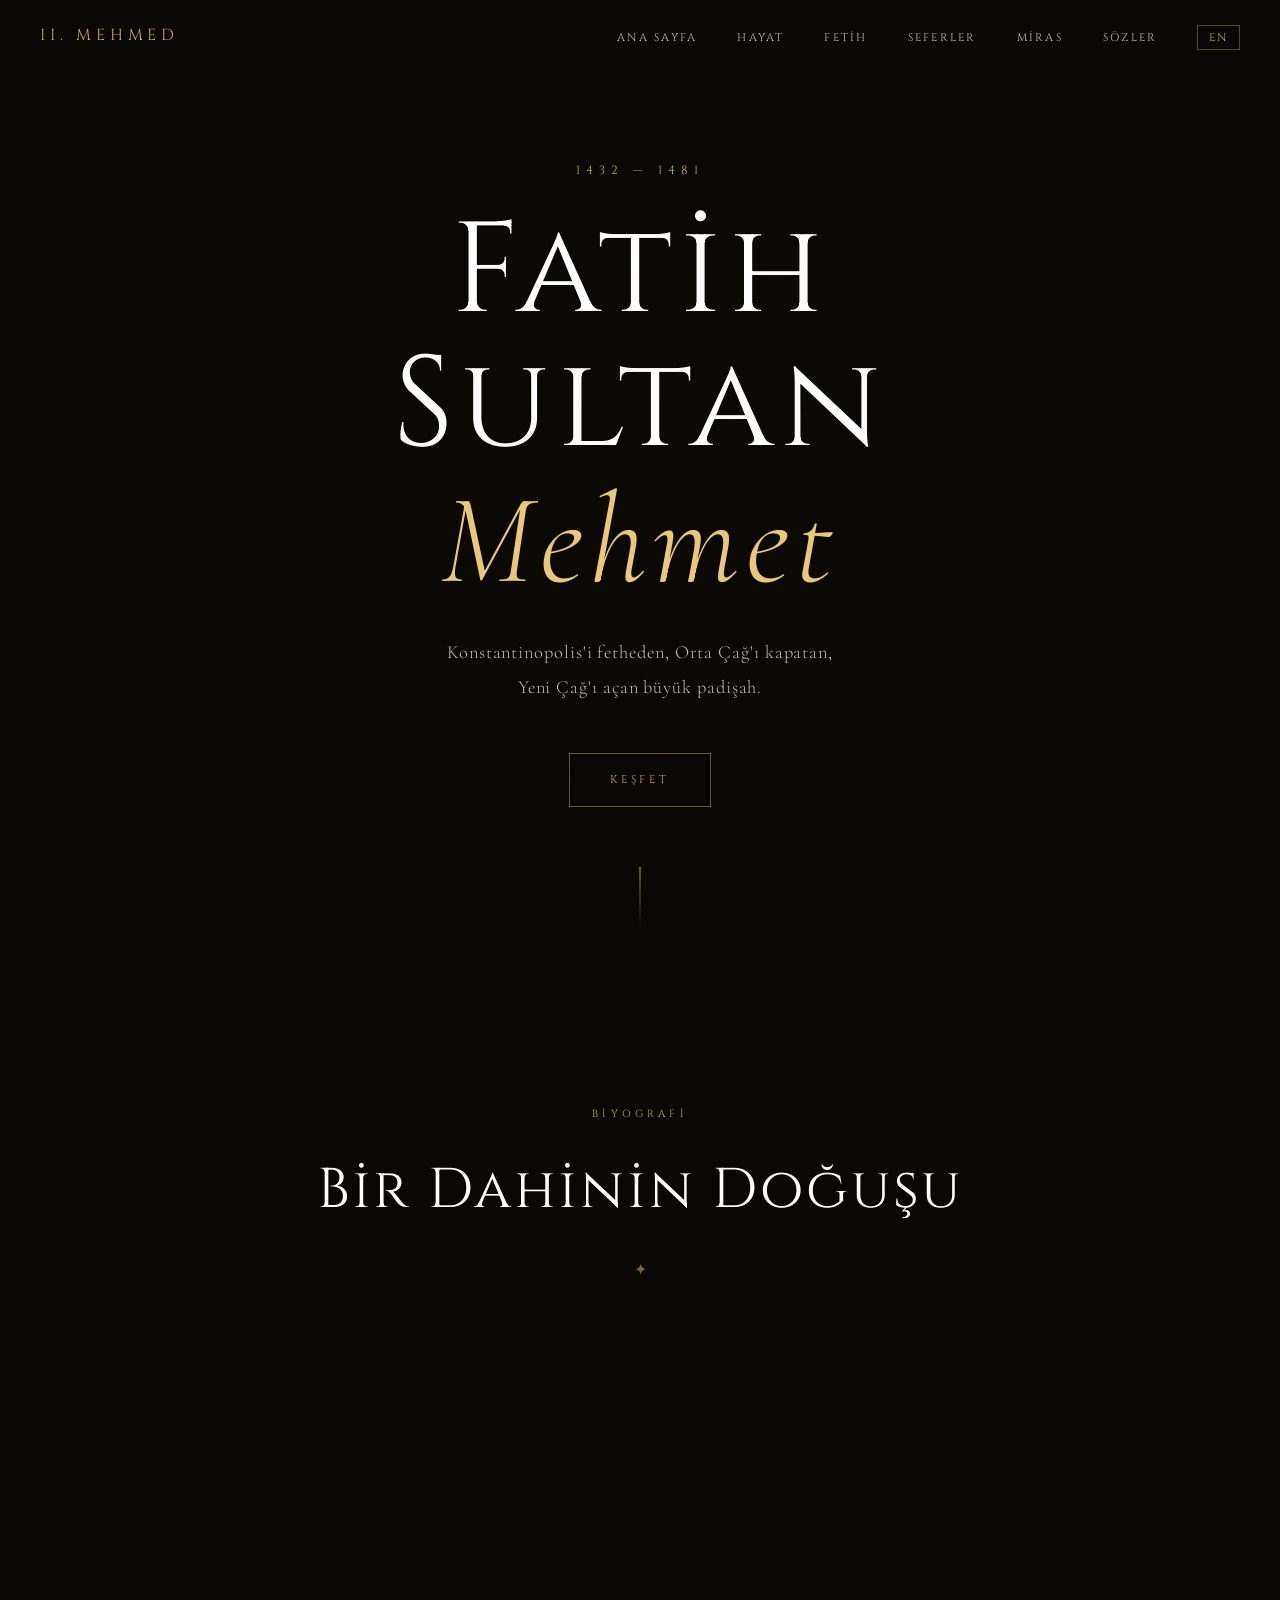
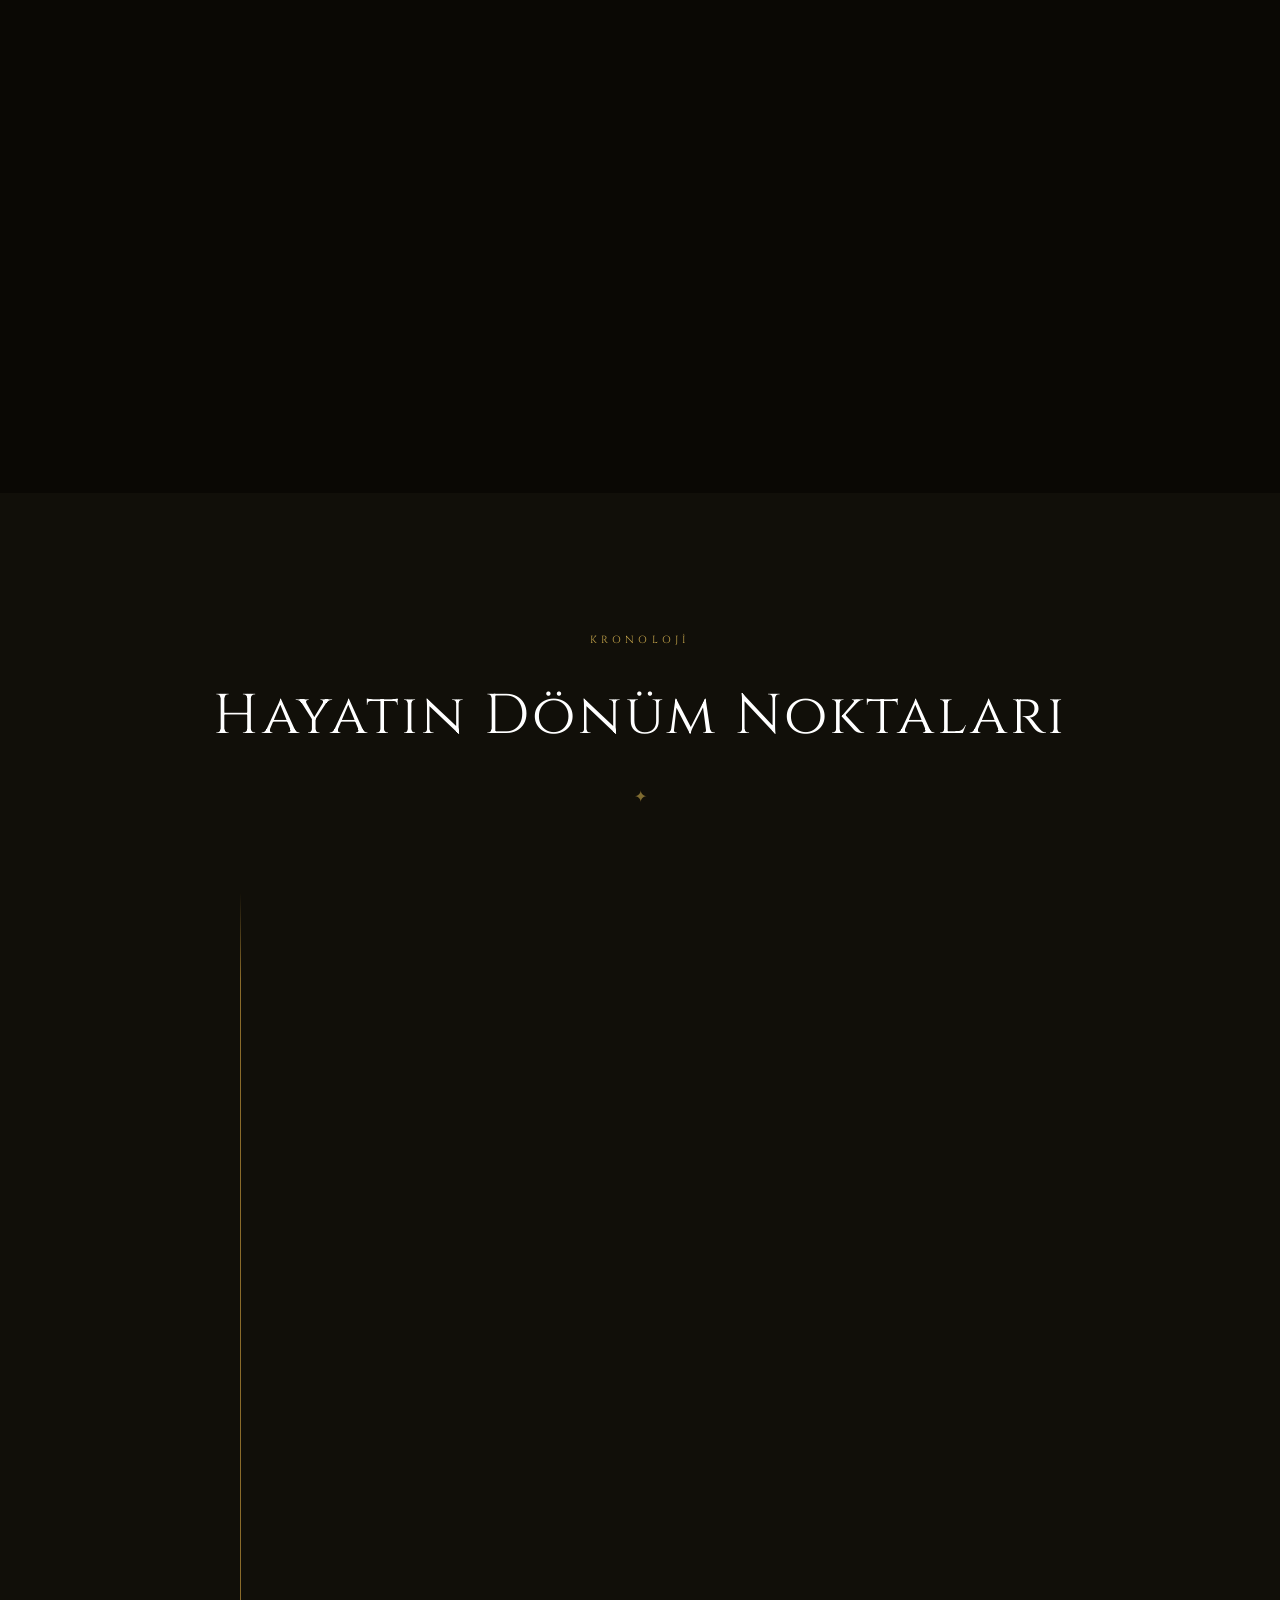
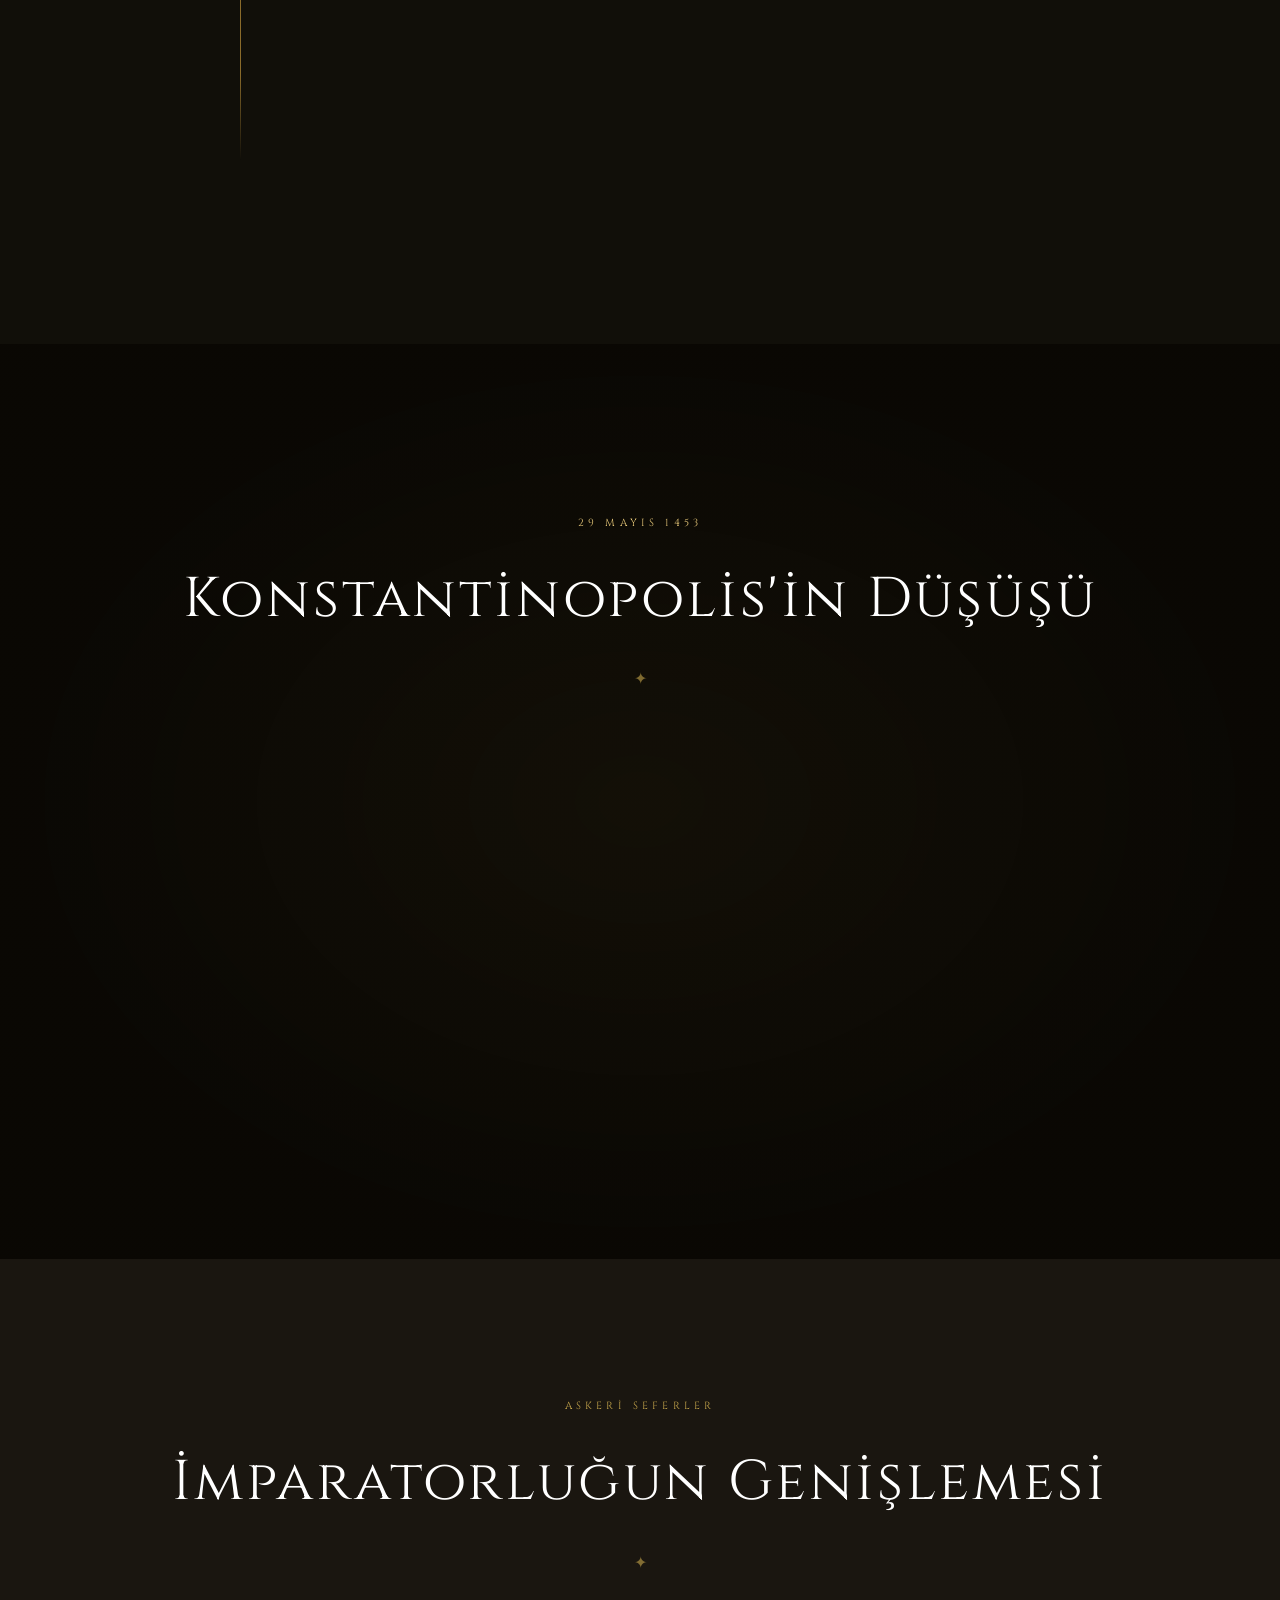
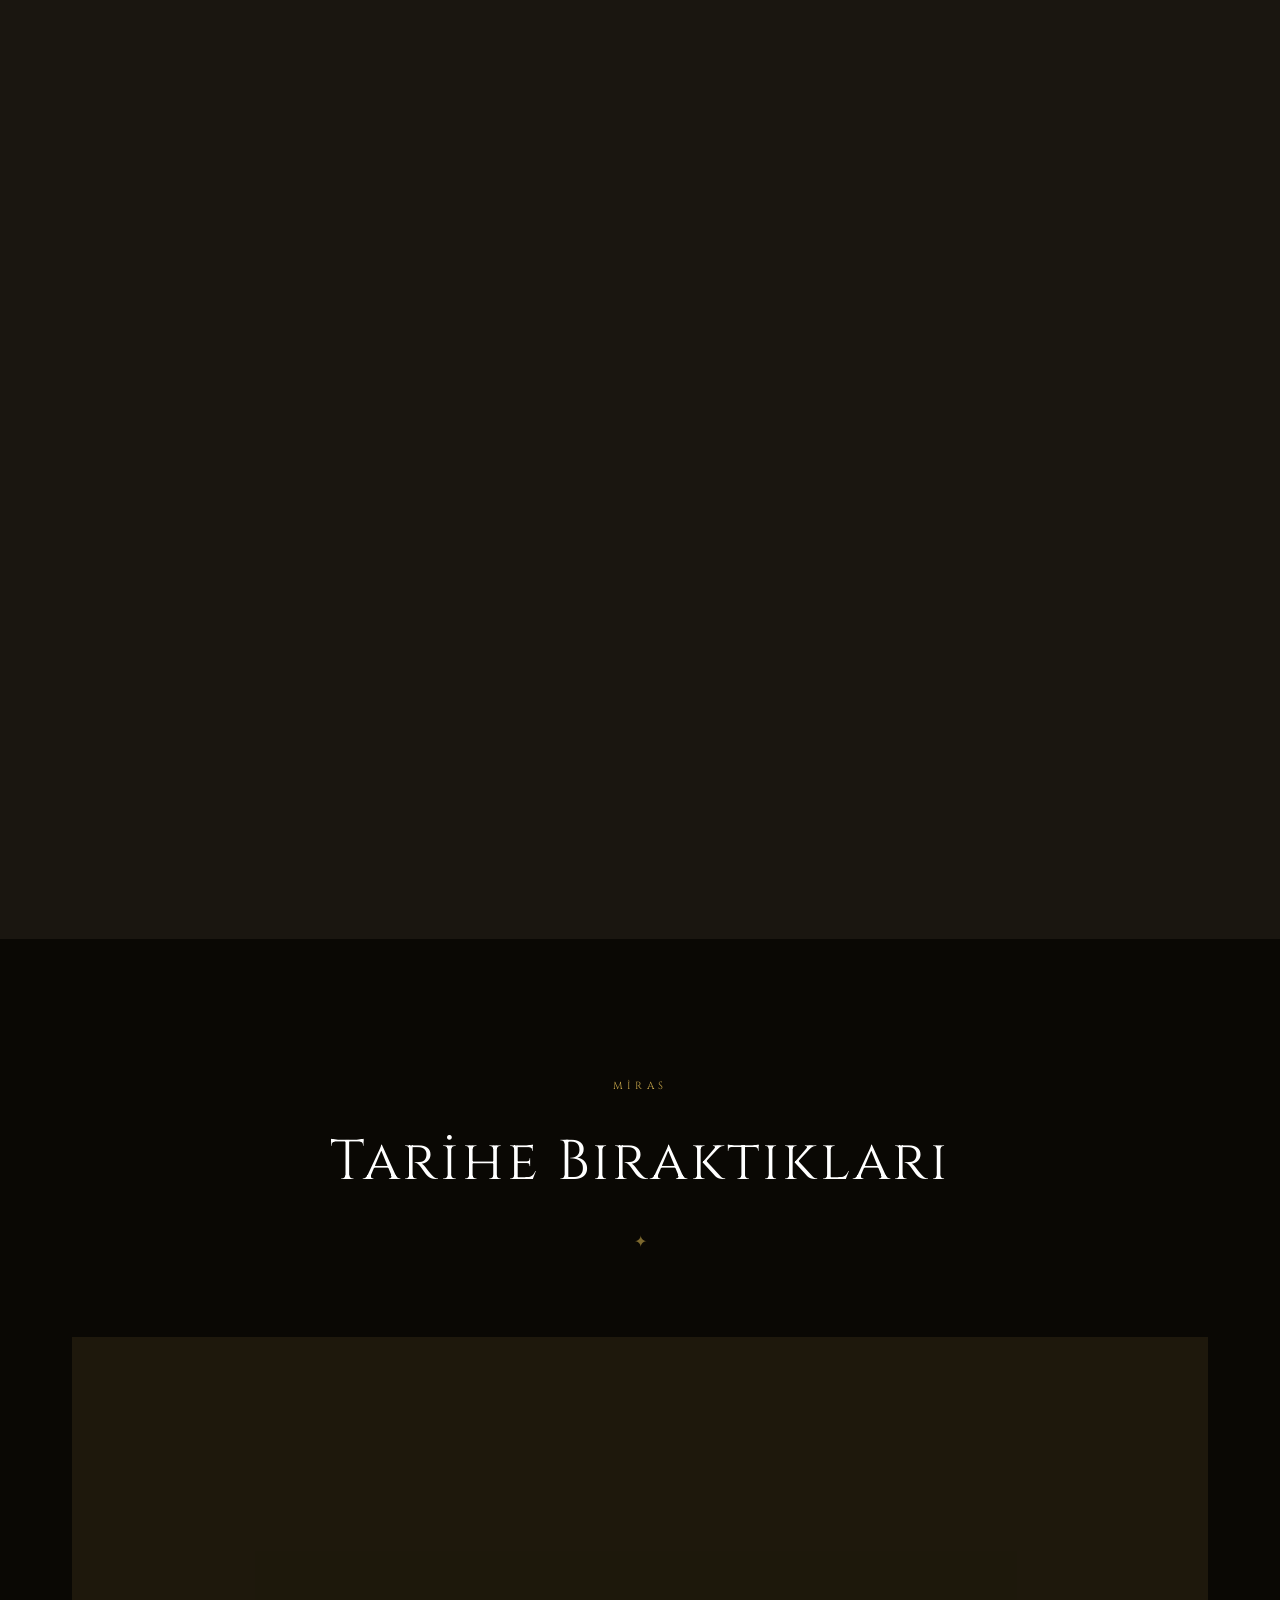
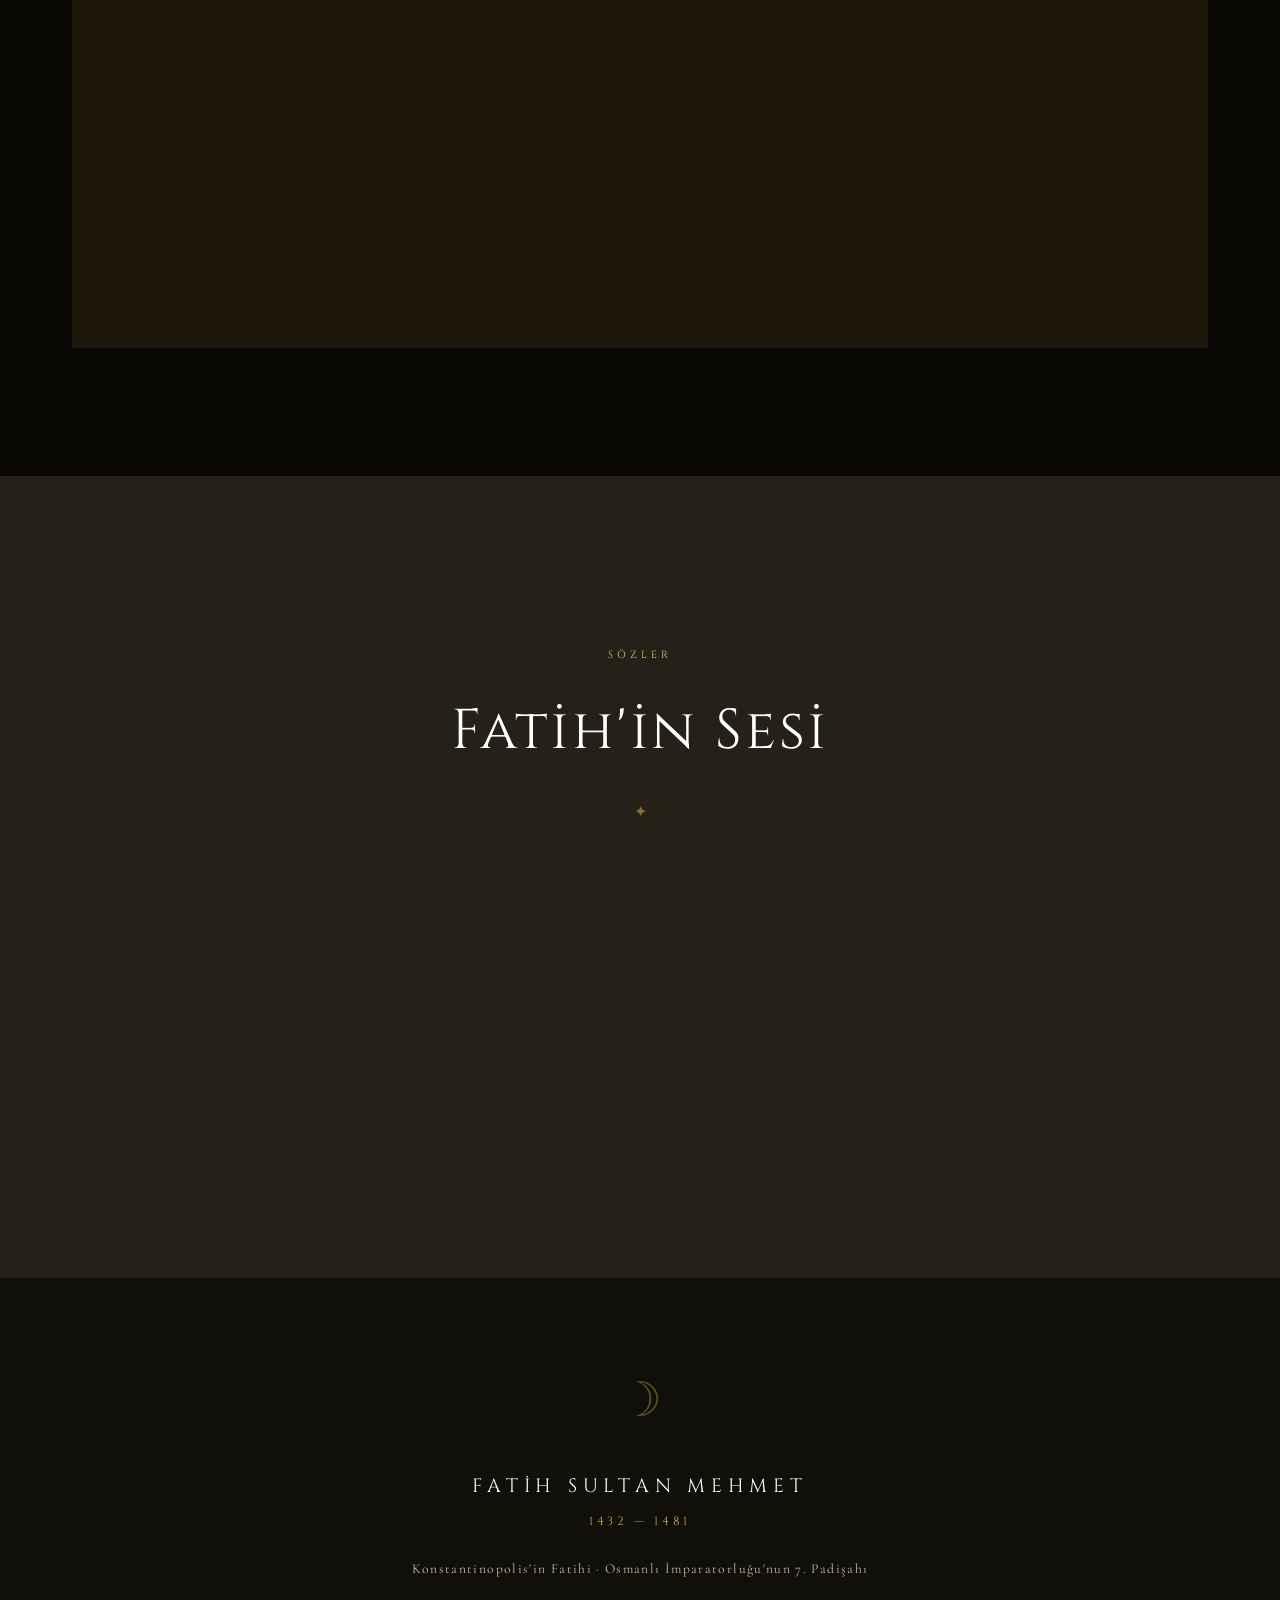
<file: index.html>
<!DOCTYPE html>
<html lang="tr">
<head>
  <meta charset="UTF-8" />
  <meta name="viewport" content="width=device-width, initial-scale=1.0" />
  <title>Fatih Sultan Mehmet — İstanbul'un Fatihi</title>
  <link rel="preconnect" href="https://fonts.googleapis.com" />
  <link rel="preconnect" href="https://fonts.gstatic.com" crossorigin />
  <link href="https://fonts.googleapis.com/css2?family=Cormorant+Garamond:ital,wght@0,300;0,400;0,600;1,300;1,400&family=Cinzel:wght@400;600;700&display=swap" rel="stylesheet" />
  <link rel="stylesheet" href="style.css" />
</head>
<body>

  <!-- NAV -->
  <nav id="navbar">
    <div class="nav-inner">
      <span class="nav-logo">II. Mehmed</span>
      <button class="hamburger" id="hamburger" aria-label="Menü">
        <span></span><span></span><span></span>
      </button>
      <ul class="nav-links" id="nav-links">
        <li><a href="#hero">Ana Sayfa</a></li>
        <li><a href="#biography">Hayat</a></li>
        <li><a href="#conquest">Fetih</a></li>
        <li><a href="#campaigns">Seferler</a></li>
        <li><a href="#legacy">Miras</a></li>
        <li><a href="#quotes">Sözler</a></li>
        <li><a href="/en/" class="lang-switch">EN</a></li>
      </ul>
    </div>
  </nav>

  <!-- HERO -->
  <section id="hero">
    <div class="hero-bg"></div>
    <div class="hero-overlay"></div>
    <div class="hero-content">
      <p class="hero-pre fade-up">1432 — 1481</p>
      <h1 class="hero-title fade-up">Fatih Sultan<br/><em>Mehmet</em></h1>
      <p class="hero-sub fade-up">Konstantinopolis'i fetheden, Orta Çağ'ı kapatan,<br/>Yeni Çağ'ı açan büyük padişah.</p>
      <a href="#biography" class="hero-btn fade-up">Keşfet</a>
    </div>
    <div class="scroll-indicator">
      <div class="scroll-line"></div>
    </div>
  </section>

  <!-- BIOGRAPHY -->
  <section id="biography">
    <div class="container">
      <div class="section-header">
        <span class="section-tag">Biyografi</span>
        <h2>Bir Dahinin Doğuşu</h2>
        <div class="ornament">✦</div>
      </div>
      <div class="bio-grid">
        <div class="bio-portrait reveal">
          <div class="portrait-frame">
            <div class="portrait-inner">
              <div class="portrait-symbol">☽</div>
              <p class="portrait-date">30 Mart 1432<br/>Edirne</p>
            </div>
          </div>
          <div class="bio-stats">
            <div class="stat">
              <span class="stat-num">21</span>
              <span class="stat-label">Fetih Yaşı</span>
            </div>
            <div class="stat">
              <span class="stat-num">8</span>
              <span class="stat-label">Dil Bilgisi</span>
            </div>
            <div class="stat">
              <span class="stat-num">30</span>
              <span class="stat-label">Yıllık Saltanat</span>
            </div>
          </div>
        </div>
        <div class="bio-text reveal">
          <p class="bio-intro">II. Mehmed, 30 Mart 1432'de Edirne'de dünyaya geldi. Sultan II. Murad'ın oğlu olan Mehmed, küçük yaştan itibaren olağanüstü bir zeka ve askeri dehaya sahip olduğunu kanıtladı.</p>
          <p>12 yaşında ilk kez tahta çıkan genç şehzade, bilgiye olan tutkusunu hiç kaybetmedi. Arapça, Farsça, Latince, İtalyanca, Slavca ve Yunanca olmak üzere sekiz dil öğrendi. Matematik, coğrafya, astronomi ve felsefe alanlarında derin bilgi edindi.</p>
          <p>Şiire olan ilgisiyle <em>"Avni"</em> mahlasıyla divan şiiri yazan Fatih, yalnızca bir savaşçı değil; aynı zamanda sanatı ve bilimi destekleyen bir entelektüeldi. Dünyanın dört bir yanından bilim insanları ve sanatçıları sarayına davet etti.</p>
          <p>1451'de babasının vefatıyla 19 yaşında ikinci kez tahta çıkan II. Mehmed, tarihin seyrini değiştirecek büyük planını hayata geçirmeye hazırdı.</p>
        </div>
      </div>
    </div>
  </section>

  <!-- TIMELINE -->
  <section id="timeline">
    <div class="container">
      <div class="section-header">
        <span class="section-tag">Kronoloji</span>
        <h2>Hayatın Dönüm Noktaları</h2>
        <div class="ornament">✦</div>
      </div>
      <div class="timeline">
        <div class="tl-item reveal">
          <div class="tl-year">1432</div>
          <div class="tl-dot"></div>
          <div class="tl-content">
            <h3>Doğum</h3>
            <p>Edirne'de II. Murad'ın oğlu olarak dünyaya geldi.</p>
          </div>
        </div>
        <div class="tl-item reveal">
          <div class="tl-year">1444</div>
          <div class="tl-dot"></div>
          <div class="tl-content">
            <h3>İlk Tahta Çıkış</h3>
            <p>12 yaşında, babasının isteğiyle padişah oldu.</p>
          </div>
        </div>
        <div class="tl-item reveal">
          <div class="tl-year">1451</div>
          <div class="tl-dot"></div>
          <div class="tl-content">
            <h3>İkinci Tahta Çıkış</h3>
            <p>Babasının vefatıyla 19 yaşında yeniden tahta geçti.</p>
          </div>
        </div>
        <div class="tl-item reveal highlight">
          <div class="tl-year">1453</div>
          <div class="tl-dot"></div>
          <div class="tl-content">
            <h3>İstanbul'un Fethi</h3>
            <p>54 günlük kuşatmanın ardından 29 Mayıs'ta Konstantinopolis düştü. Orta Çağ sona erdi.</p>
          </div>
        </div>
        <div class="tl-item reveal">
          <div class="tl-year">1461</div>
          <div class="tl-dot"></div>
          <div class="tl-content">
            <h3>Trabzon'un Fethi</h3>
            <p>Trabzon Rum İmparatorluğu'na son verdi. Bizans'ın son kalıntısı ortadan kalktı.</p>
          </div>
        </div>
        <div class="tl-item reveal">
          <div class="tl-year">1473</div>
          <div class="tl-dot"></div>
          <div class="tl-content">
            <h3>Otlukbeli Zaferi</h3>
            <p>Akkoyunlu Uzun Hasan'ı büyük bir yenilgiye uğrattı.</p>
          </div>
        </div>
        <div class="tl-item reveal">
          <div class="tl-year">1480</div>
          <div class="tl-dot"></div>
          <div class="tl-content">
            <h3>Otranto'nun Fethi</h3>
            <p>Osmanlı ordusu İtalya'ya ayak bastı.</p>
          </div>
        </div>
        <div class="tl-item reveal">
          <div class="tl-year">1481</div>
          <div class="tl-dot"></div>
          <div class="tl-content">
            <h3>Vefat</h3>
            <p>3 Mayıs'ta 49 yaşında hayata gözlerini yumdu. Gerisinde bir imparatorluk bıraktı.</p>
          </div>
        </div>
      </div>
    </div>
  </section>

  <!-- CONQUEST -->
  <section id="conquest">
    <div class="conquest-bg"></div>
    <div class="conquest-overlay"></div>
    <div class="container">
      <div class="section-header light">
        <span class="section-tag">29 Mayıs 1453</span>
        <h2>Konstantinopolis'in Düşüşü</h2>
        <div class="ornament">✦</div>
      </div>
      <div class="conquest-content reveal">
        <div class="conquest-card">
          <div class="card-icon">⚓</div>
          <h3>Gemiler Karadan</h3>
          <p>Haliç'e giremeyen Osmanlı donanması için Fatih'in dahiyane çözümü: 70 gemiyi karada yürüterek Haliç'e indirdi.</p>
        </div>
        <div class="conquest-card">
          <div class="card-icon">💣</div>
          <h3>Dev Toplar</h3>
          <p>Macar mühendis Urban'a döktürülen dev toplar, Bizans surlarını yıktı. Şahi adı verilen bu toplar çağın en büyük silahlarıydı.</p>
        </div>
        <div class="conquest-card">
          <div class="card-icon">⚔️</div>
          <h3>54 Gün</h3>
          <p>6 Nisan'da başlayan kuşatma 29 Mayıs'ta sona erdi. Bin yıllık Bizans İmparatorluğu tarihe karıştı.</p>
        </div>
        <div class="conquest-card">
          <div class="card-icon">🏛️</div>
          <h3>Hoşgörü</h3>
          <p>Şehre giren Fatih, Ayasofya'da namaz kıldı; farklı din ve milletlere hoşgörüyle yaklaştı, halkı koruma altına aldı.</p>
        </div>
      </div>
    </div>
  </section>

  <!-- CAMPAIGNS -->
  <section id="campaigns">
    <div class="container">
      <div class="section-header">
        <span class="section-tag">Askeri Seferler</span>
        <h2>İmparatorluğun Genişlemesi</h2>
        <div class="ornament">✦</div>
      </div>
      <div class="campaigns-grid reveal">
        <div class="campaign-item">
          <span class="campaign-year">1459</span>
          <div class="campaign-info">
            <h3>Sırbistan</h3>
            <p>Sırbistan Despotluğu tamamen ilhak edildi.</p>
          </div>
        </div>
        <div class="campaign-item">
          <span class="campaign-year">1460</span>
          <div class="campaign-info">
            <h3>Mora</h3>
            <p>Mora Despotluğu Osmanlı topraklarına katıldı.</p>
          </div>
        </div>
        <div class="campaign-item">
          <span class="campaign-year">1461</span>
          <div class="campaign-info">
            <h3>Trabzon & Sinop</h3>
            <p>Candaroğulları ve Trabzon Rum İmparatorluğu tarihe karıştı.</p>
          </div>
        </div>
        <div class="campaign-item">
          <span class="campaign-year">1463</span>
          <div class="campaign-info">
            <h3>Bosna</h3>
            <p>Bosna Krallığı ve ardından Hersek Dukalığı fethedildi.</p>
          </div>
        </div>
        <div class="campaign-item">
          <span class="campaign-year">1468</span>
          <div class="campaign-info">
            <h3>Karamanoğulları</h3>
            <p>Anadolu'nun en güçlü beyliği Osmanlı idaresine alındı.</p>
          </div>
        </div>
        <div class="campaign-item">
          <span class="campaign-year">1473</span>
          <div class="campaign-info">
            <h3>Otlukbeli</h3>
            <p>Akkoyunlu Uzun Hasan büyük yenilgiye uğratıldı.</p>
          </div>
        </div>
        <div class="campaign-item">
          <span class="campaign-year">1475</span>
          <div class="campaign-info">
            <h3>Kırım</h3>
            <p>Kırım Hanlığı Osmanlı'ya bağlandı, Karadeniz iç deniz oldu.</p>
          </div>
        </div>
        <div class="campaign-item">
          <span class="campaign-year">1480</span>
          <div class="campaign-info">
            <h3>Otranto (İtalya)</h3>
            <p>Osmanlı ordusu İtalya kıyılarına çıktı.</p>
          </div>
        </div>
      </div>
      <div class="empire-stat reveal">
        <div class="empire-num">880.000 km²</div>
        <div class="empire-arrow">→</div>
        <div class="empire-num gold">2.214.000 km²</div>
        <p>Babasından devraldığı toprakları 2,5 katına çıkardı</p>
      </div>
    </div>
  </section>

  <!-- LEGACY -->
  <section id="legacy">
    <div class="container">
      <div class="section-header">
        <span class="section-tag">Miras</span>
        <h2>Tarihe Bıraktıkları</h2>
        <div class="ornament">✦</div>
      </div>
      <div class="legacy-grid">
        <div class="legacy-card reveal">
          <div class="legacy-icon">📜</div>
          <h3>Kanunname</h3>
          <p>Osmanlı hukuk sistemini düzenleyen "Kanunname-i Al-i Osman"ı hazırladı. Devlet yönetimini kurallara bağladı.</p>
        </div>
        <div class="legacy-card reveal">
          <div class="legacy-icon">🕌</div>
          <h3>Fatih Külliyesi</h3>
          <p>İstanbul'da büyük bir külliye inşa ettirdi. Medrese, cami, imaret ve kervansaraydan oluşan bu külliye ilmin merkezi oldu.</p>
        </div>
        <div class="legacy-card reveal">
          <div class="legacy-icon">🎨</div>
          <h3>Sanat Himayesi</h3>
          <p>Ressam Gentile Bellini'yi İstanbul'a davet etti. Portresini yaptıran ilk Osmanlı padişahıdır.</p>
        </div>
        <div class="legacy-card reveal">
          <div class="legacy-icon">📚</div>
          <h3>İlim Merkezi</h3>
          <p>Sekiz medrese inşa ettirerek İstanbul'u İslam dünyasının ilim başkenti yaptı. Dünyanın dört yanından alimleri davet etti.</p>
        </div>
        <div class="legacy-card reveal">
          <div class="legacy-icon">🏙️</div>
          <h3>İstanbul'un Yeniden Doğuşu</h3>
          <p>Fethin ardından harap şehri yeniden imar etti. Çeşitli milletlerden insanları İstanbul'a iskân ederek kozmopolit başkenti kurdu.</p>
        </div>
        <div class="legacy-card reveal">
          <div class="legacy-icon">⚖️</div>
          <h3>Hoşgörü Politikası</h3>
          <p>Rum Ortodoks Patrikhanesini korudu, farklı dini toplulukların kendi hukuklarıyla yaşamasına izin verdi.</p>
        </div>
      </div>
    </div>
  </section>

  <!-- QUOTES -->
  <section id="quotes">
    <div class="quotes-bg"></div>
    <div class="container">
      <div class="section-header light">
        <span class="section-tag">Sözler</span>
        <h2>Fatih'in Sesi</h2>
        <div class="ornament">✦</div>
      </div>
      <div class="quotes-slider reveal">
        <div class="quote active">
          <blockquote>"Devlet-i ebed müddet."</blockquote>
          <cite>— II. Mehmed</cite>
        </div>
        <div class="quote">
          <blockquote>"Eğer bir padişah cömert değilse, askerleri cömert olamaz; askerleri cömert değilse, düşmanlarına galip gelemez."</blockquote>
          <cite>— Fatih Sultan Mehmet</cite>
        </div>
        <div class="quote">
          <blockquote>"Konstantinopolis, er ya da geç bizim olacak. O şehrin fatihi ne müthiş bir komutan, o komutanın askerleri ne muhteşem askerler olacak."</blockquote>
          <cite>— II. Mehmed (Hz. Peygamber'in müjdesini kastederek)</cite>
        </div>
        <div class="quote">
          <blockquote>"Ben bu dünyada iki şeyi severim: ilmi ve adaleti."</blockquote>
          <cite>— Fatih Sultan Mehmet</cite>
        </div>
        <div class="quotes-nav">
          <button class="q-prev" aria-label="Önceki">←</button>
          <div class="q-dots">
            <span class="dot active"></span>
            <span class="dot"></span>
            <span class="dot"></span>
            <span class="dot"></span>
          </div>
          <button class="q-next" aria-label="Sonraki">→</button>
        </div>
      </div>
    </div>
  </section>

  <!-- FOOTER -->
  <footer>
    <div class="footer-inner">
      <div class="footer-symbol">☽</div>
      <p class="footer-title">Fatih Sultan Mehmet</p>
      <p class="footer-years">1432 — 1481</p>
      <p class="footer-sub">Konstantinopolis'in Fatihi · Osmanlı İmparatorluğu'nun 7. Padişahı</p>
    </div>
  </footer>

  <script src="script.js"></script>
</body>
</html>
</file>
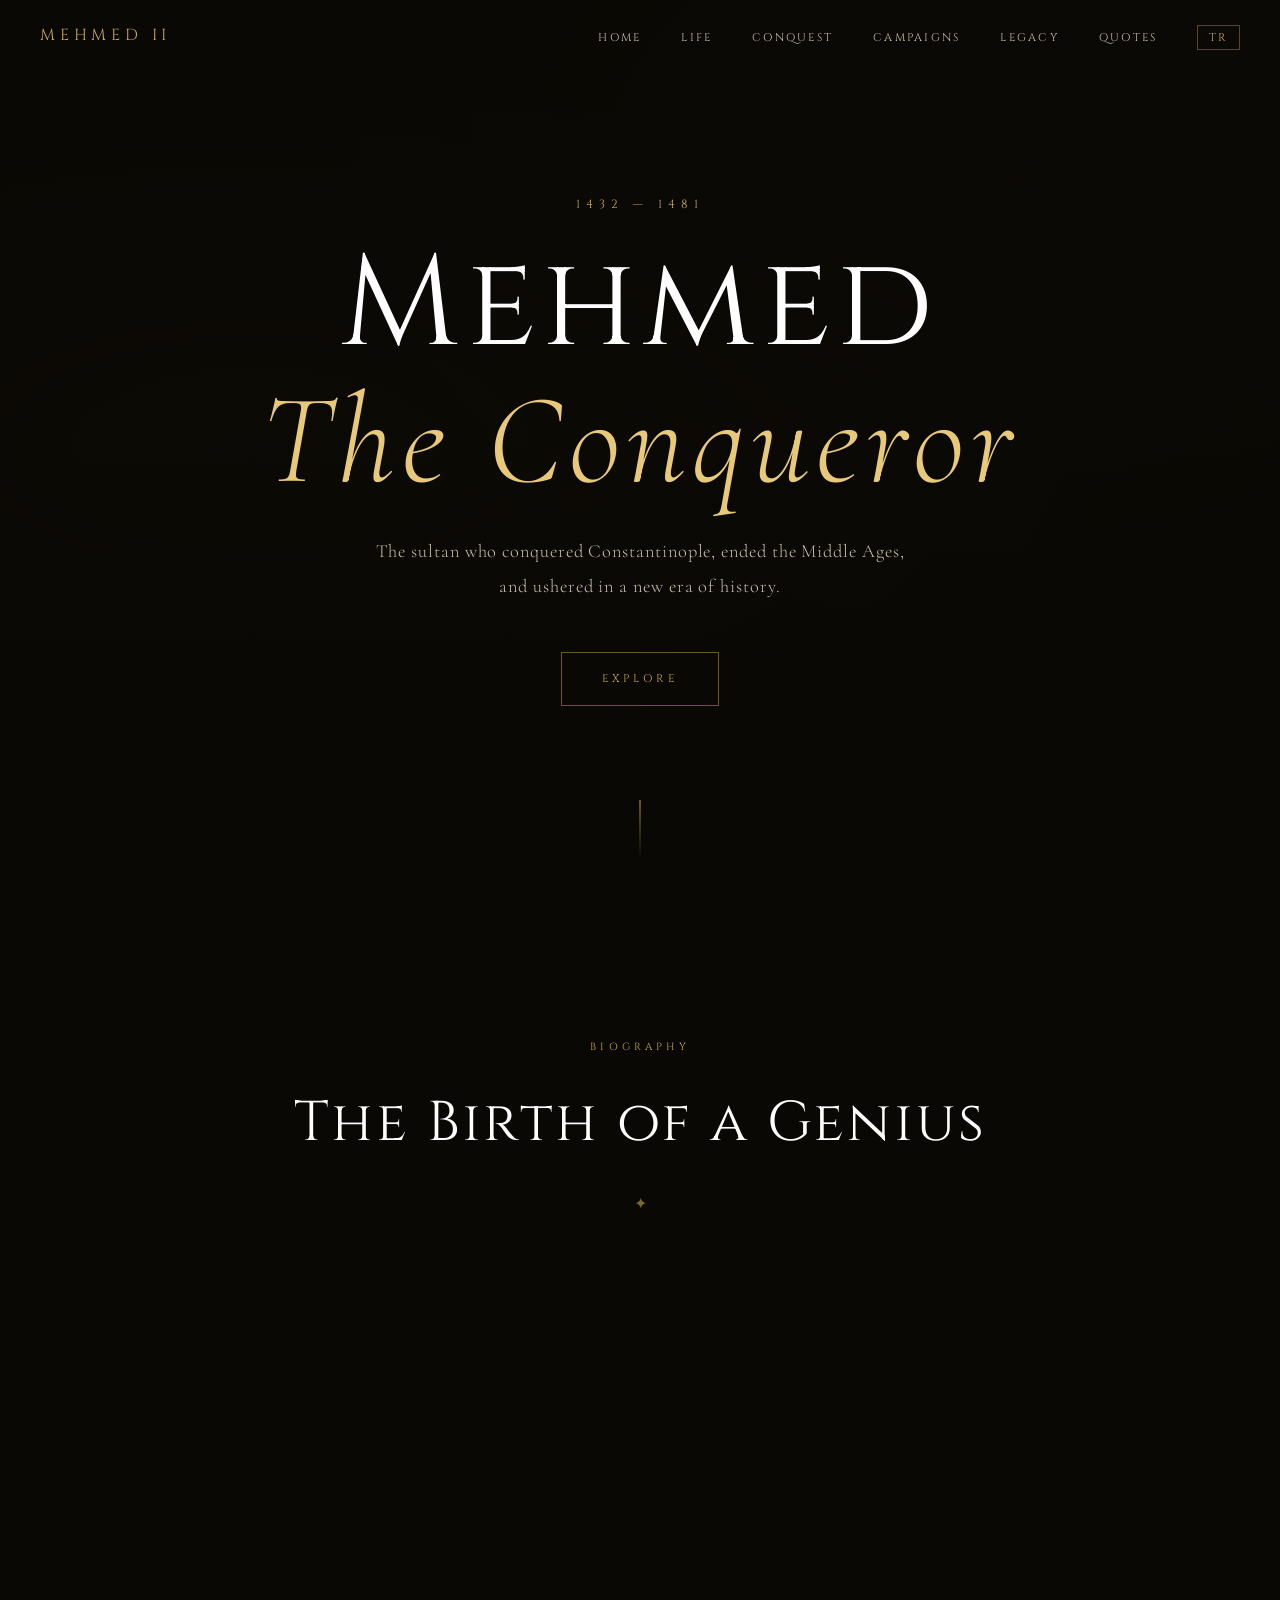
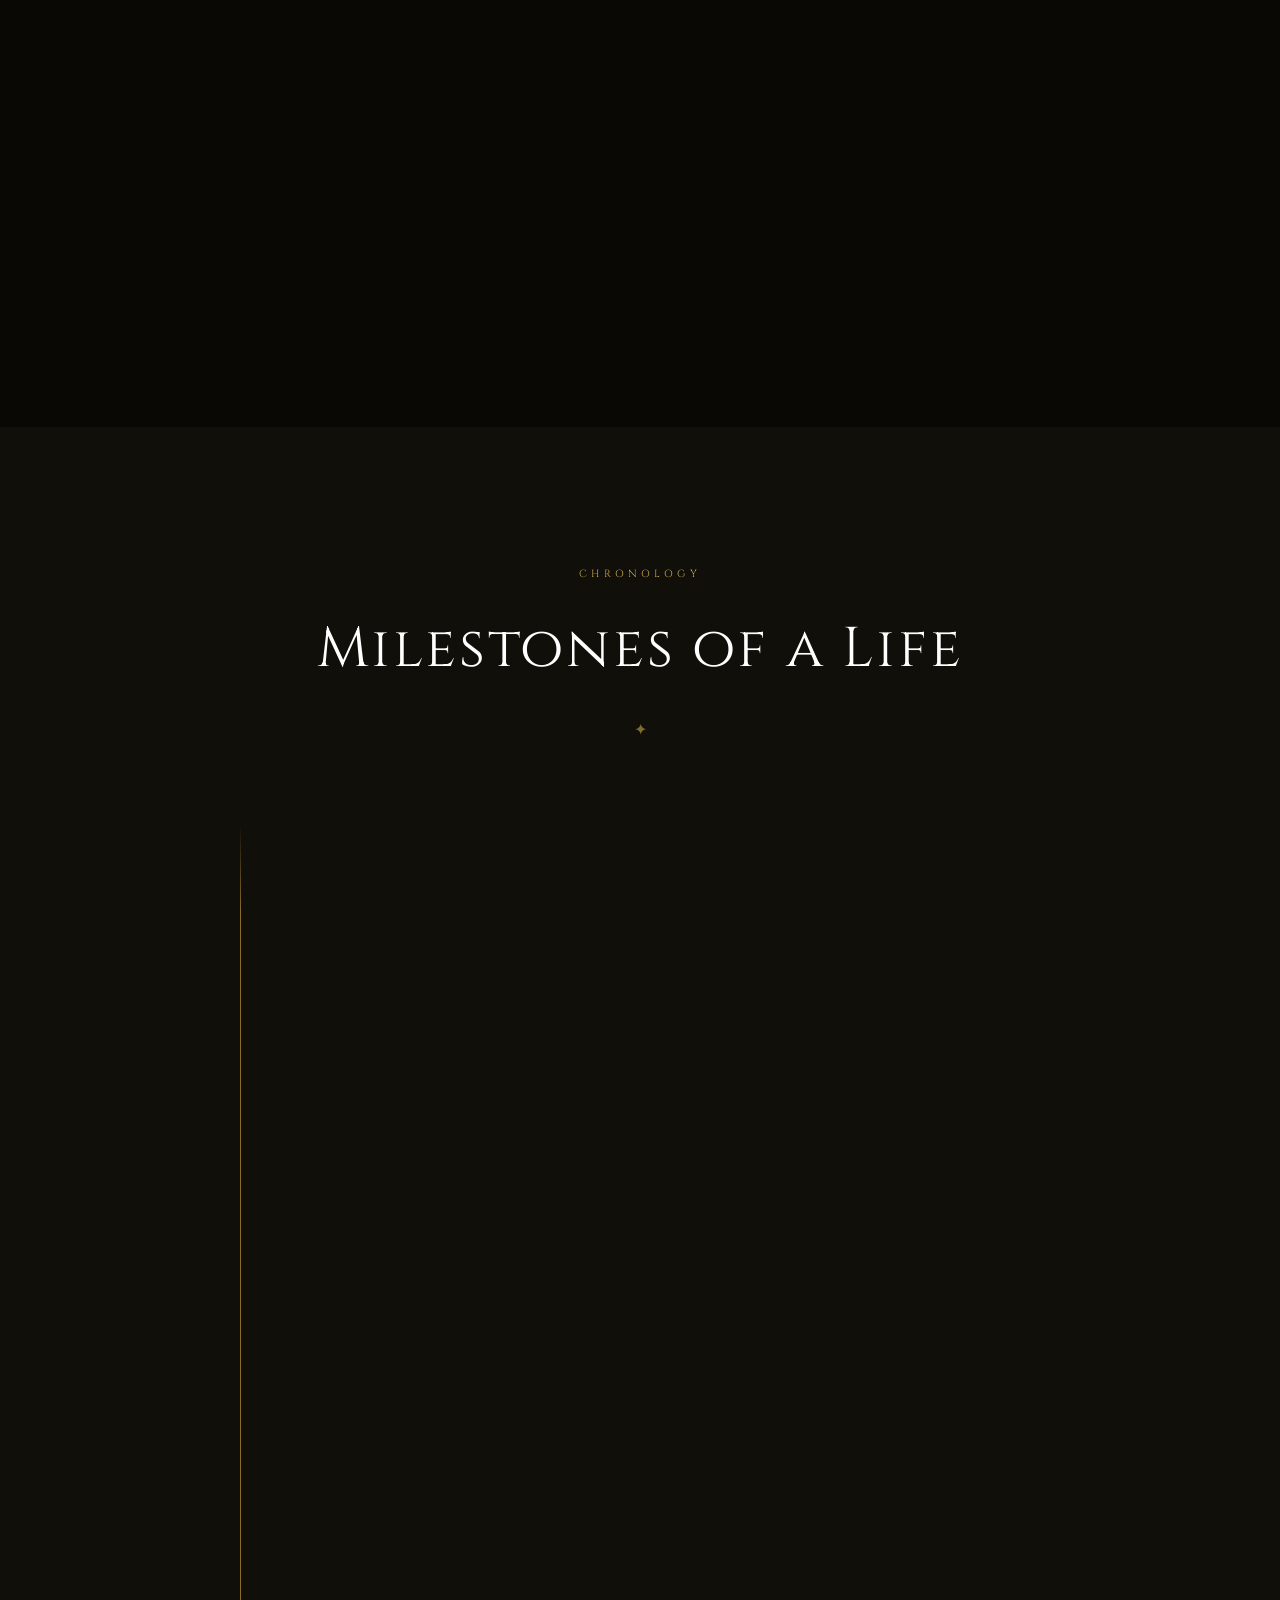
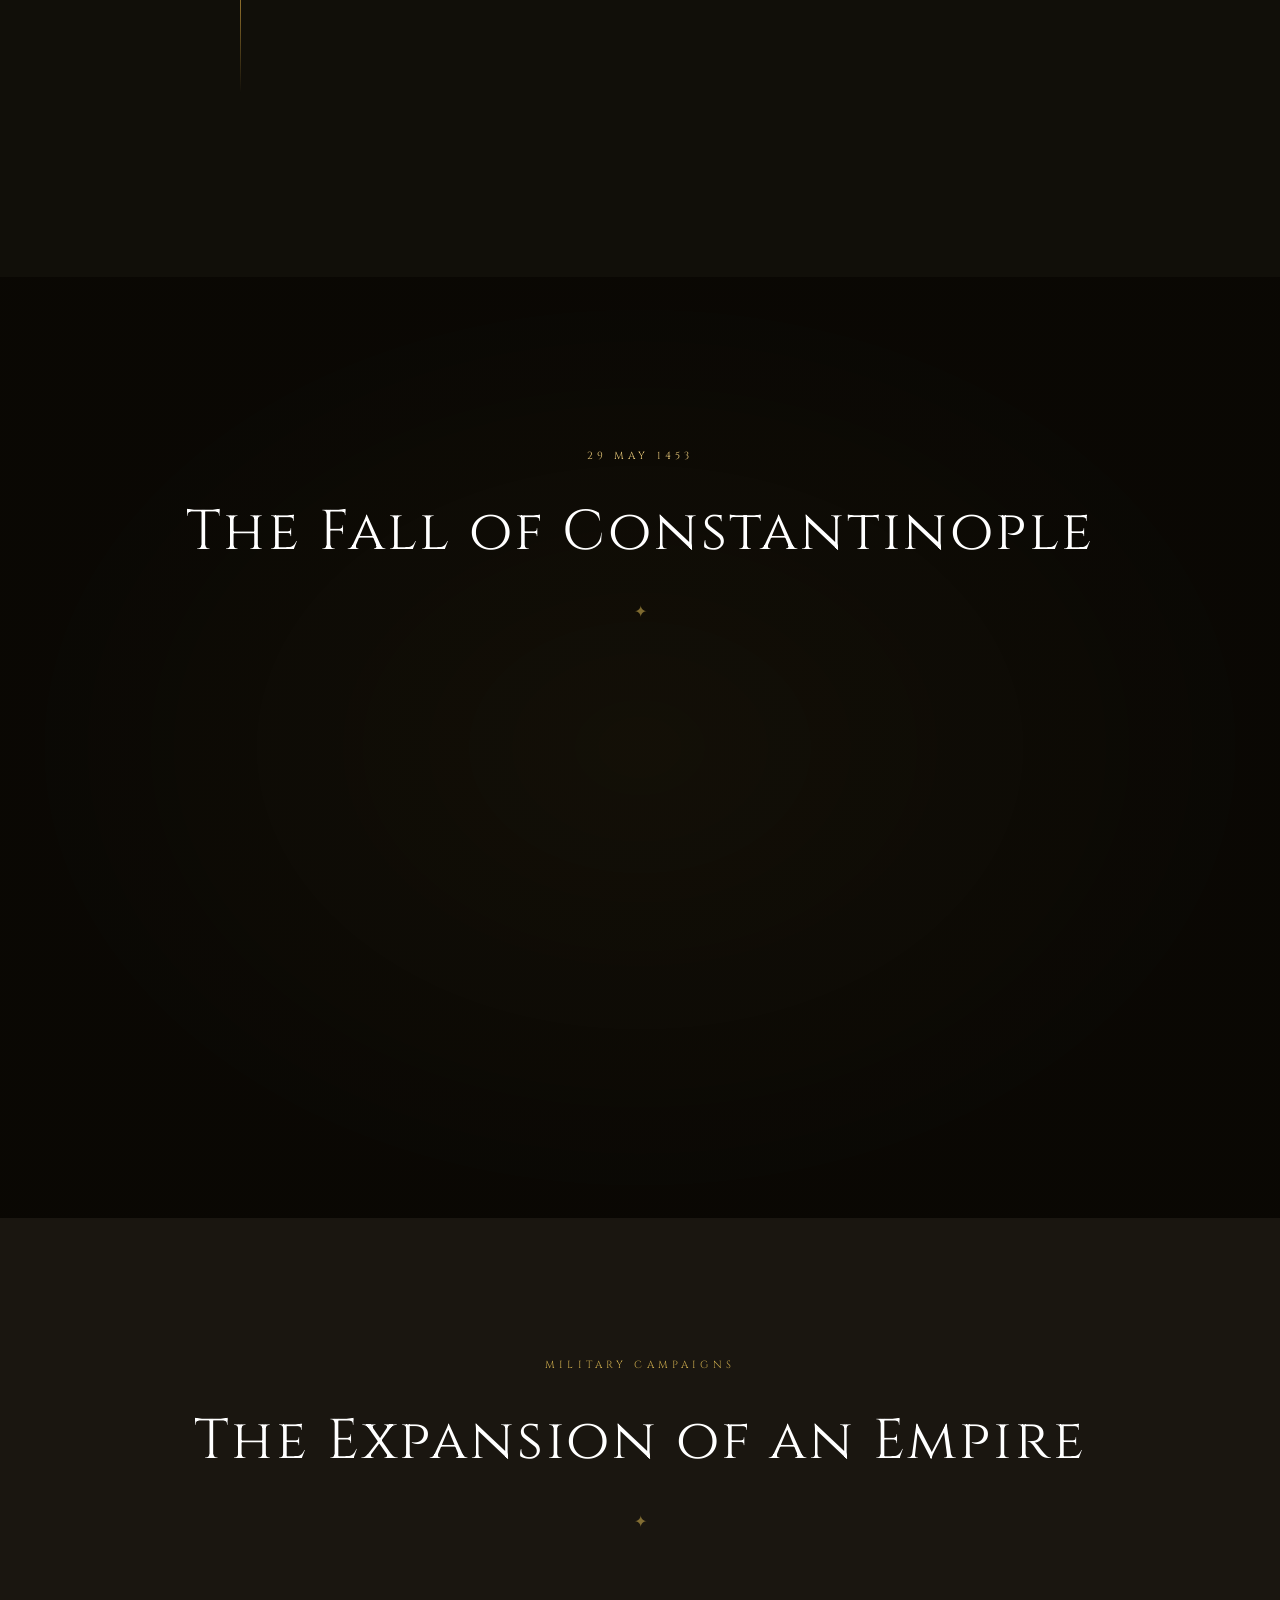
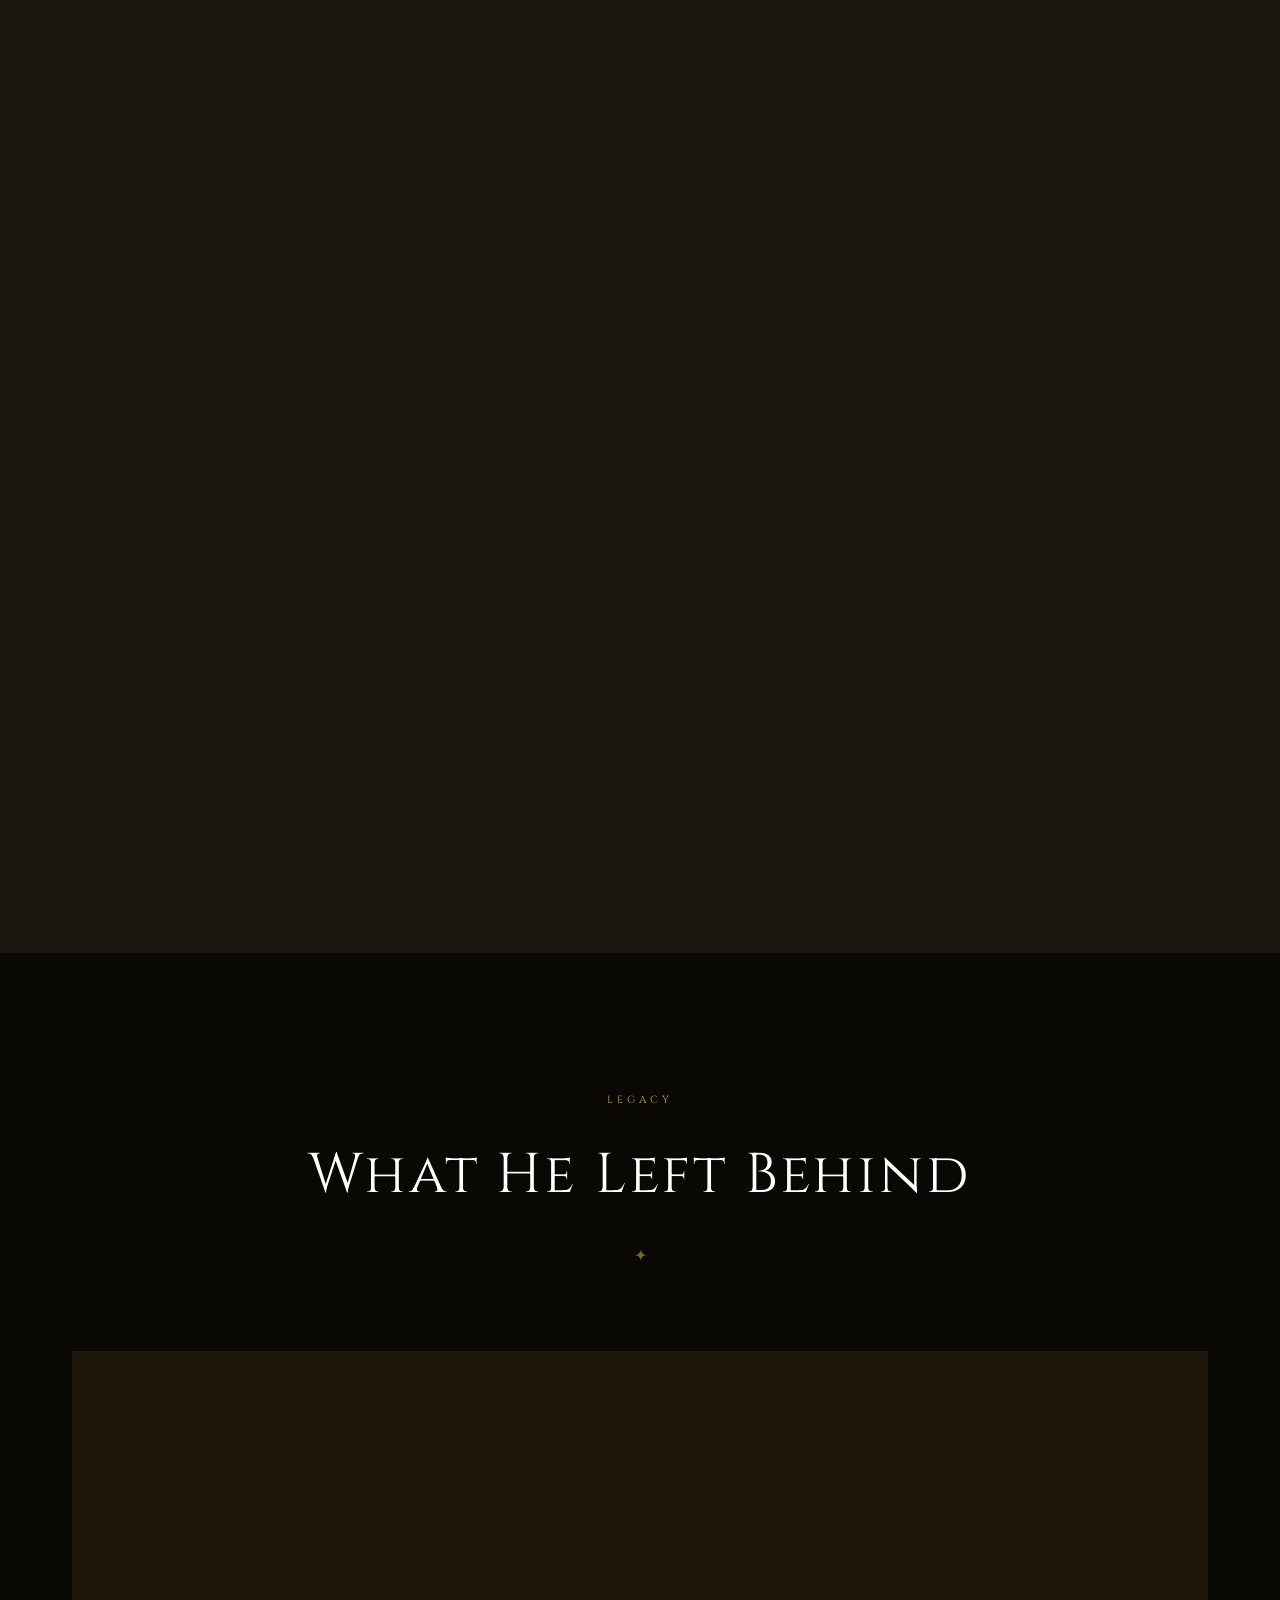
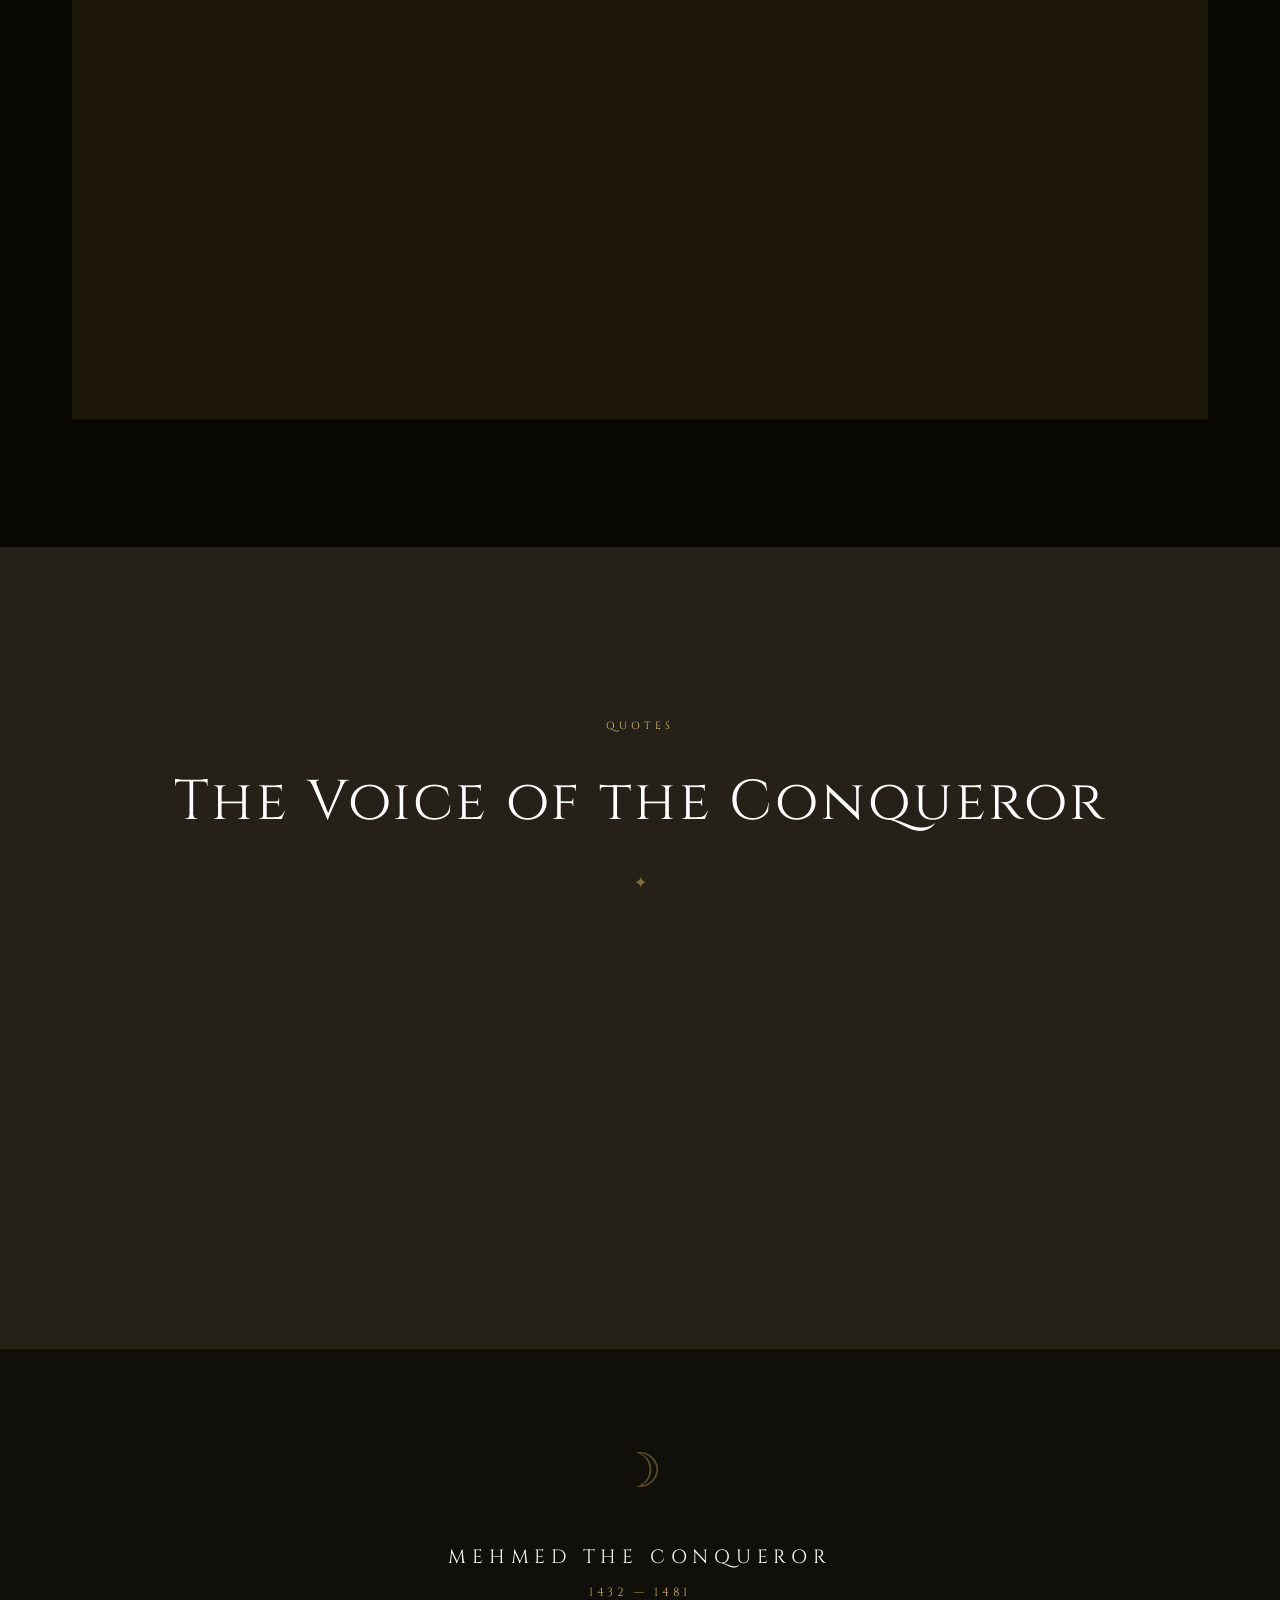
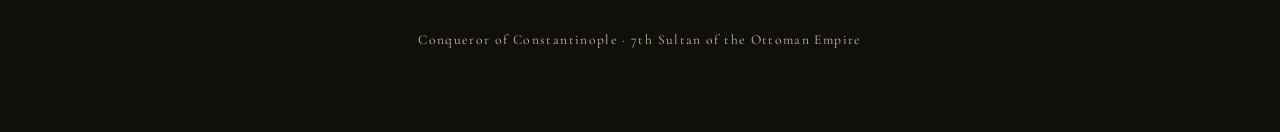
<file: en/index.html>
<!DOCTYPE html>
<html lang="en">
<head>
  <meta charset="UTF-8" />
  <meta name="viewport" content="width=device-width, initial-scale=1.0" />
  <title>Mehmed the Conqueror — Fatih Sultan Mehmet</title>
  <link rel="preconnect" href="https://fonts.googleapis.com" />
  <link rel="preconnect" href="https://fonts.gstatic.com" crossorigin />
  <link href="https://fonts.googleapis.com/css2?family=Cormorant+Garamond:ital,wght@0,300;0,400;0,600;1,300;1,400&family=Cinzel:wght@400;600;700&display=swap" rel="stylesheet" />
  <link rel="stylesheet" href="../style.css" />
</head>
<body>

  <!-- NAV -->
  <nav id="navbar">
    <div class="nav-inner">
      <span class="nav-logo">Mehmed II</span>
      <button class="hamburger" id="hamburger" aria-label="Menu">
        <span></span><span></span><span></span>
      </button>
      <ul class="nav-links" id="nav-links">
        <li><a href="#hero">Home</a></li>
        <li><a href="#biography">Life</a></li>
        <li><a href="#conquest">Conquest</a></li>
        <li><a href="#campaigns">Campaigns</a></li>
        <li><a href="#legacy">Legacy</a></li>
        <li><a href="#quotes">Quotes</a></li>
        <li><a href="../" class="lang-switch">TR</a></li>
      </ul>
    </div>
  </nav>

  <!-- HERO -->
  <section id="hero">
    <div class="hero-bg"></div>
    <div class="hero-overlay"></div>
    <div class="hero-content">
      <p class="hero-pre fade-up">1432 — 1481</p>
      <h1 class="hero-title fade-up">Mehmed<br/><em>The Conqueror</em></h1>
      <p class="hero-sub fade-up">The sultan who conquered Constantinople, ended the Middle Ages,<br/>and ushered in a new era of history.</p>
      <a href="#biography" class="hero-btn fade-up">Explore</a>
    </div>
    <div class="scroll-indicator">
      <div class="scroll-line"></div>
    </div>
  </section>

  <!-- BIOGRAPHY -->
  <section id="biography">
    <div class="container">
      <div class="section-header">
        <span class="section-tag">Biography</span>
        <h2>The Birth of a Genius</h2>
        <div class="ornament">✦</div>
      </div>
      <div class="bio-grid">
        <div class="bio-portrait reveal">
          <div class="portrait-frame">
            <div class="portrait-inner">
              <div class="portrait-symbol">☽</div>
              <p class="portrait-date">30 March 1432<br/>Edirne</p>
            </div>
          </div>
          <div class="bio-stats">
            <div class="stat">
              <span class="stat-num">21</span>
              <span class="stat-label">Age at Conquest</span>
            </div>
            <div class="stat">
              <span class="stat-num">8</span>
              <span class="stat-label">Languages</span>
            </div>
            <div class="stat">
              <span class="stat-num">30</span>
              <span class="stat-label">Years of Reign</span>
            </div>
          </div>
        </div>
        <div class="bio-text reveal">
          <p class="bio-intro">Mehmed II was born on 30 March 1432 in Edirne. The son of Sultan Murad II, he demonstrated extraordinary intelligence and military genius from an early age.</p>
          <p>First ascending to the throne at just 12 years old at his father's request, the young prince never lost his passion for knowledge. He mastered eight languages — Arabic, Persian, Latin, Italian, Slavic, Greek, and more. He gained deep expertise in mathematics, geography, astronomy, and philosophy.</p>
          <p>A lover of poetry, he wrote Ottoman verse under the pen name <em>"Avni"</em>. Mehmed was not merely a warrior — he was an intellectual who championed art and science, inviting scholars and artists from across the globe to his court.</p>
          <p>When his father died in 1451, nineteen-year-old Mehmed ascended the throne for the second time, ready to execute the grand plan that would alter the course of history.</p>
        </div>
      </div>
    </div>
  </section>

  <!-- TIMELINE -->
  <section id="timeline">
    <div class="container">
      <div class="section-header">
        <span class="section-tag">Chronology</span>
        <h2>Milestones of a Life</h2>
        <div class="ornament">✦</div>
      </div>
      <div class="timeline">
        <div class="tl-item reveal">
          <div class="tl-year">1432</div>
          <div class="tl-dot"></div>
          <div class="tl-content">
            <h3>Birth</h3>
            <p>Born in Edirne as the son of Sultan Murad II.</p>
          </div>
        </div>
        <div class="tl-item reveal">
          <div class="tl-year">1444</div>
          <div class="tl-dot"></div>
          <div class="tl-content">
            <h3>First Reign</h3>
            <p>Became sultan at age 12 at his father's behest.</p>
          </div>
        </div>
        <div class="tl-item reveal">
          <div class="tl-year">1451</div>
          <div class="tl-dot"></div>
          <div class="tl-content">
            <h3>Second Reign</h3>
            <p>Ascended the throne again at 19 following his father's death.</p>
          </div>
        </div>
        <div class="tl-item reveal highlight">
          <div class="tl-year">1453</div>
          <div class="tl-dot"></div>
          <div class="tl-content">
            <h3>Fall of Constantinople</h3>
            <p>After a 54-day siege, Constantinople fell on 29 May. The Middle Ages came to an end.</p>
          </div>
        </div>
        <div class="tl-item reveal">
          <div class="tl-year">1461</div>
          <div class="tl-dot"></div>
          <div class="tl-content">
            <h3>Conquest of Trebizond</h3>
            <p>The Empire of Trebizond fell — the last remnant of Byzantium extinguished.</p>
          </div>
        </div>
        <div class="tl-item reveal">
          <div class="tl-year">1473</div>
          <div class="tl-dot"></div>
          <div class="tl-content">
            <h3>Battle of Otlukbeli</h3>
            <p>Uzun Hasan of the Aq Qoyunlu was decisively defeated.</p>
          </div>
        </div>
        <div class="tl-item reveal">
          <div class="tl-year">1480</div>
          <div class="tl-dot"></div>
          <div class="tl-content">
            <h3>Otranto, Italy</h3>
            <p>Ottoman forces set foot on Italian soil for the first time.</p>
          </div>
        </div>
        <div class="tl-item reveal">
          <div class="tl-year">1481</div>
          <div class="tl-dot"></div>
          <div class="tl-content">
            <h3>Death</h3>
            <p>Died on 3 May at the age of 49, leaving behind an empire.</p>
          </div>
        </div>
      </div>
    </div>
  </section>

  <!-- CONQUEST -->
  <section id="conquest">
    <div class="conquest-bg"></div>
    <div class="conquest-overlay"></div>
    <div class="container">
      <div class="section-header light">
        <span class="section-tag">29 May 1453</span>
        <h2>The Fall of Constantinople</h2>
        <div class="ornament">✦</div>
      </div>
      <div class="conquest-content reveal">
        <div class="conquest-card">
          <div class="card-icon">⚓</div>
          <h3>Ships Over Land</h3>
          <p>Unable to enter the Golden Horn by sea, Mehmed's masterstroke: he had 70 ships dragged overland on greased logs and launched into the Horn.</p>
        </div>
        <div class="conquest-card">
          <div class="card-icon">💣</div>
          <h3>Giant Cannons</h3>
          <p>Cast by Hungarian engineer Urban, the massive bombards known as "Şahi" shattered the ancient walls of Byzantium — the largest cannons of the age.</p>
        </div>
        <div class="conquest-card">
          <div class="card-icon">⚔️</div>
          <h3>54 Days</h3>
          <p>The siege began on 6 April and ended on 29 May. A thousand-year empire collapsed into history.</p>
        </div>
        <div class="conquest-card">
          <div class="card-icon">🏛️</div>
          <h3>Tolerance</h3>
          <p>Upon entering the city, Mehmed prayed at Hagia Sophia and placed the population under his protection, welcoming people of all faiths and nationalities.</p>
        </div>
      </div>
    </div>
  </section>

  <!-- CAMPAIGNS -->
  <section id="campaigns">
    <div class="container">
      <div class="section-header">
        <span class="section-tag">Military Campaigns</span>
        <h2>The Expansion of an Empire</h2>
        <div class="ornament">✦</div>
      </div>
      <div class="campaigns-grid reveal">
        <div class="campaign-item">
          <span class="campaign-year">1459</span>
          <div class="campaign-info">
            <h3>Serbia</h3>
            <p>The Despotate of Serbia was fully annexed.</p>
          </div>
        </div>
        <div class="campaign-item">
          <span class="campaign-year">1460</span>
          <div class="campaign-info">
            <h3>Morea</h3>
            <p>The Despotate of Morea was added to Ottoman territory.</p>
          </div>
        </div>
        <div class="campaign-item">
          <span class="campaign-year">1461</span>
          <div class="campaign-info">
            <h3>Trebizond & Sinop</h3>
            <p>The Candarids and the Empire of Trebizond were consigned to history.</p>
          </div>
        </div>
        <div class="campaign-item">
          <span class="campaign-year">1463</span>
          <div class="campaign-info">
            <h3>Bosnia</h3>
            <p>The Kingdom of Bosnia and the Duchy of Herzegovina were conquered.</p>
          </div>
        </div>
        <div class="campaign-item">
          <span class="campaign-year">1468</span>
          <div class="campaign-info">
            <h3>Karamanids</h3>
            <p>Anatolia's most powerful beylik came under Ottoman rule.</p>
          </div>
        </div>
        <div class="campaign-item">
          <span class="campaign-year">1473</span>
          <div class="campaign-info">
            <h3>Otlukbeli</h3>
            <p>Uzun Hasan of the Aq Qoyunlu suffered a crushing defeat.</p>
          </div>
        </div>
        <div class="campaign-item">
          <span class="campaign-year">1475</span>
          <div class="campaign-info">
            <h3>Crimea</h3>
            <p>The Crimean Khanate submitted to the Ottomans; the Black Sea became an Ottoman lake.</p>
          </div>
        </div>
        <div class="campaign-item">
          <span class="campaign-year">1480</span>
          <div class="campaign-info">
            <h3>Otranto, Italy</h3>
            <p>Ottoman forces landed on Italian shores.</p>
          </div>
        </div>
      </div>
      <div class="empire-stat reveal">
        <div class="empire-num">880,000 km²</div>
        <div class="empire-arrow">→</div>
        <div class="empire-num gold">2,214,000 km²</div>
        <p>He expanded the territory he inherited by 2.5 times</p>
      </div>
    </div>
  </section>

  <!-- LEGACY -->
  <section id="legacy">
    <div class="container">
      <div class="section-header">
        <span class="section-tag">Legacy</span>
        <h2>What He Left Behind</h2>
        <div class="ornament">✦</div>
      </div>
      <div class="legacy-grid">
        <div class="legacy-card reveal">
          <div class="legacy-icon">📜</div>
          <h3>Law Code</h3>
          <p>He compiled the "Kanunname-i Al-i Osman," codifying Ottoman law and bringing order to state governance.</p>
        </div>
        <div class="legacy-card reveal">
          <div class="legacy-icon">🕌</div>
          <h3>Fatih Complex</h3>
          <p>He commissioned a grand külliye in Istanbul — a complex of mosque, madrasas, soup kitchen, and caravanserai that became a center of learning.</p>
        </div>
        <div class="legacy-card reveal">
          <div class="legacy-icon">🎨</div>
          <h3>Patron of the Arts</h3>
          <p>He invited Venetian painter Gentile Bellini to Istanbul — making him the first Ottoman sultan to have his portrait painted.</p>
        </div>
        <div class="legacy-card reveal">
          <div class="legacy-icon">📚</div>
          <h3>Center of Knowledge</h3>
          <p>By building eight madrasas, he transformed Istanbul into the intellectual capital of the Islamic world, welcoming scholars from across the globe.</p>
        </div>
        <div class="legacy-card reveal">
          <div class="legacy-icon">🏙️</div>
          <h3>Rebirth of Istanbul</h3>
          <p>After the conquest, he rebuilt the ruined city from the ground up, settling people of diverse nations and creating a cosmopolitan capital.</p>
        </div>
        <div class="legacy-card reveal">
          <div class="legacy-icon">⚖️</div>
          <h3>Policy of Tolerance</h3>
          <p>He protected the Greek Orthodox Patriarchate and allowed various religious communities to live under their own laws.</p>
        </div>
      </div>
    </div>
  </section>

  <!-- QUOTES -->
  <section id="quotes">
    <div class="quotes-bg"></div>
    <div class="container">
      <div class="section-header light">
        <span class="section-tag">Quotes</span>
        <h2>The Voice of the Conqueror</h2>
        <div class="ornament">✦</div>
      </div>
      <div class="quotes-slider reveal">
        <div class="quote active">
          <blockquote>"An eternal state."</blockquote>
          <cite>— Mehmed II</cite>
        </div>
        <div class="quote">
          <blockquote>"If a sultan is not generous, his soldiers cannot be generous; if his soldiers are not generous, he cannot prevail over his enemies."</blockquote>
          <cite>— Mehmed the Conqueror</cite>
        </div>
        <div class="quote">
          <blockquote>"Constantinople will be conquered sooner or later. What a wonderful commander will be he who conquers it, and what wonderful soldiers will be under his command."</blockquote>
          <cite>— Mehmed II (referring to the Prophet's prophecy)</cite>
        </div>
        <div class="quote">
          <blockquote>"In this world, there are two things I love: knowledge and justice."</blockquote>
          <cite>— Mehmed the Conqueror</cite>
        </div>
        <div class="quotes-nav">
          <button class="q-prev" aria-label="Previous">←</button>
          <div class="q-dots">
            <span class="dot active"></span>
            <span class="dot"></span>
            <span class="dot"></span>
            <span class="dot"></span>
          </div>
          <button class="q-next" aria-label="Next">→</button>
        </div>
      </div>
    </div>
  </section>

  <!-- FOOTER -->
  <footer>
    <div class="footer-inner">
      <div class="footer-symbol">☽</div>
      <p class="footer-title">Mehmed the Conqueror</p>
      <p class="footer-years">1432 — 1481</p>
      <p class="footer-sub">Conqueror of Constantinople · 7th Sultan of the Ottoman Empire</p>
    </div>
  </footer>

  <script src="../script.js"></script>
</body>
</html>
</file>
<file: style.css>
/* ===== RESET & BASE ===== */
*, *::before, *::after { margin: 0; padding: 0; box-sizing: border-box; }

:root {
  --gold: #c9a84c;
  --gold-light: #e8c97a;
  --gold-dim: #8a6b2a;
  --dark: #0a0804;
  --dark-2: #110f09;
  --dark-3: #1a1610;
  --dark-4: #252018;
  --cream: #f5f0e8;
  --cream-dim: #c8bfa8;
  --white: #fff;
  --font-serif: 'Cormorant Garamond', serif;
  --font-display: 'Cinzel', serif;
}

html { scroll-behavior: smooth; }

body {
  background: var(--dark);
  color: var(--cream);
  font-family: var(--font-serif);
  font-size: 18px;
  line-height: 1.8;
  overflow-x: hidden;
}

::selection { background: var(--gold); color: var(--dark); }

/* ===== SCROLLBAR ===== */
::-webkit-scrollbar { width: 6px; }
::-webkit-scrollbar-track { background: var(--dark); }
::-webkit-scrollbar-thumb { background: var(--gold-dim); border-radius: 3px; }

/* ===== NAV ===== */
#navbar {
  position: fixed;
  top: 0; left: 0; right: 0;
  z-index: 100;
  padding: 1.2rem 2rem;
  transition: background 0.4s, padding 0.4s;
}
#navbar.scrolled {
  background: rgba(10, 8, 4, 0.95);
  backdrop-filter: blur(12px);
  padding: 0.8rem 2rem;
  border-bottom: 1px solid rgba(201, 168, 76, 0.15);
}
.nav-inner {
  max-width: 1200px;
  margin: 0 auto;
  display: flex;
  align-items: center;
  justify-content: space-between;
}
.nav-logo {
  font-family: var(--font-display);
  font-size: 1rem;
  letter-spacing: 0.3em;
  color: var(--gold);
  text-transform: uppercase;
}
.nav-links {
  display: flex;
  gap: 2.5rem;
  list-style: none;
}
.nav-links a {
  font-family: var(--font-display);
  font-size: 0.7rem;
  letter-spacing: 0.2em;
  text-transform: uppercase;
  color: var(--cream-dim);
  text-decoration: none;
  transition: color 0.3s;
}
.nav-links a:hover { color: var(--gold); }
.lang-switch {
  border: 1px solid rgba(201, 168, 76, 0.4) !important;
  padding: 0.25rem 0.7rem !important;
  color: var(--gold) !important;
  letter-spacing: 0.15em !important;
}
.lang-switch:hover {
  background: var(--gold);
  color: var(--dark) !important;
}

/* ===== HERO ===== */
#hero {
  position: relative;
  min-height: 100vh;
  display: flex;
  align-items: center;
  justify-content: center;
  overflow: hidden;
}
.hero-bg {
  position: absolute;
  inset: 0;
  background:
    radial-gradient(ellipse at 20% 50%, rgba(201, 168, 76, 0.06) 0%, transparent 60%),
    radial-gradient(ellipse at 80% 20%, rgba(201, 168, 76, 0.04) 0%, transparent 50%),
    url('https://upload.wikimedia.org/wikipedia/commons/thumb/a/a3/Gentile_Bellini_003.jpg/800px-Gentile_Bellini_003.jpg') center/cover no-repeat;
  filter: brightness(0.25) saturate(0.6);
}
.hero-overlay {
  position: absolute;
  inset: 0;
  background: linear-gradient(
    to bottom,
    rgba(10,8,4,0.3) 0%,
    rgba(10,8,4,0.1) 40%,
    rgba(10,8,4,0.6) 80%,
    rgba(10,8,4,1) 100%
  );
}
.hero-content {
  position: relative;
  z-index: 2;
  text-align: center;
  padding: 2rem;
  max-width: 900px;
}
.hero-pre {
  font-family: var(--font-display);
  font-size: 0.75rem;
  letter-spacing: 0.5em;
  color: var(--gold);
  text-transform: uppercase;
  margin-bottom: 1.5rem;
}
.hero-title {
  font-family: var(--font-display);
  font-size: clamp(3.5rem, 10vw, 8rem);
  font-weight: 400;
  line-height: 1.05;
  letter-spacing: 0.05em;
  color: var(--white);
  margin-bottom: 1.5rem;
}
.hero-title em {
  font-family: var(--font-serif);
  font-style: italic;
  font-weight: 300;
  color: var(--gold-light);
}
.hero-sub {
  font-size: 1.15rem;
  color: var(--cream-dim);
  font-weight: 300;
  letter-spacing: 0.05em;
  margin-bottom: 3rem;
  line-height: 1.9;
}
.hero-btn {
  display: inline-block;
  font-family: var(--font-display);
  font-size: 0.7rem;
  letter-spacing: 0.35em;
  text-transform: uppercase;
  color: var(--gold);
  border: 1px solid rgba(201, 168, 76, 0.5);
  padding: 1rem 2.5rem;
  text-decoration: none;
  transition: all 0.3s;
}
.hero-btn:hover {
  background: var(--gold);
  color: var(--dark);
  border-color: var(--gold);
}
.scroll-indicator {
  position: absolute;
  bottom: 2.5rem;
  left: 50%;
  transform: translateX(-50%);
  z-index: 2;
}
.scroll-line {
  width: 1px;
  height: 60px;
  background: linear-gradient(to bottom, var(--gold), transparent);
  margin: 0 auto;
  animation: scrollPulse 2s ease-in-out infinite;
}
@keyframes scrollPulse {
  0%, 100% { opacity: 0.3; transform: scaleY(0.8); }
  50% { opacity: 1; transform: scaleY(1); }
}

/* ===== FADE ANIMATIONS ===== */
.fade-up {
  opacity: 0;
  transform: translateY(30px);
  animation: fadeUp 0.8s ease forwards;
}
.fade-up:nth-child(1) { animation-delay: 0.3s; }
.fade-up:nth-child(2) { animation-delay: 0.6s; }
.fade-up:nth-child(3) { animation-delay: 0.9s; }
.fade-up:nth-child(4) { animation-delay: 1.2s; }
@keyframes fadeUp {
  to { opacity: 1; transform: translateY(0); }
}

.reveal {
  opacity: 0;
  transform: translateY(40px);
  transition: opacity 0.8s ease, transform 0.8s ease;
}
.reveal.visible {
  opacity: 1;
  transform: translateY(0);
}

/* ===== CONTAINER ===== */
.container {
  max-width: 1200px;
  margin: 0 auto;
  padding: 0 2rem;
}

/* ===== SECTION HEADER ===== */
section { padding: 8rem 0; }

.section-header {
  text-align: center;
  margin-bottom: 5rem;
}
.section-tag {
  display: inline-block;
  font-family: var(--font-display);
  font-size: 0.65rem;
  letter-spacing: 0.4em;
  text-transform: uppercase;
  color: var(--gold);
  margin-bottom: 1rem;
}
.section-header h2 {
  font-family: var(--font-display);
  font-size: clamp(2rem, 5vw, 3.5rem);
  font-weight: 400;
  color: var(--white);
  letter-spacing: 0.05em;
  margin-bottom: 1rem;
}
.section-header.light h2,
.section-header.light .section-tag { color: var(--white); }
.section-header.light .section-tag { color: var(--gold-light); }
.ornament {
  color: var(--gold);
  font-size: 1rem;
  opacity: 0.6;
}

/* ===== BIOGRAPHY ===== */
#biography { background: var(--dark); }

.bio-grid {
  display: grid;
  grid-template-columns: 340px 1fr;
  gap: 6rem;
  align-items: start;
}
.bio-portrait {
  position: sticky;
  top: 8rem;
}
.portrait-frame {
  width: 100%;
  aspect-ratio: 3/4;
  border: 1px solid rgba(201, 168, 76, 0.3);
  position: relative;
  margin-bottom: 2rem;
  overflow: hidden;
  background: var(--dark-3);
}
.portrait-frame::before {
  content: '';
  position: absolute;
  inset: 8px;
  border: 1px solid rgba(201, 168, 76, 0.15);
  z-index: 1;
}
.portrait-inner {
  position: absolute;
  inset: 0;
  display: flex;
  flex-direction: column;
  align-items: center;
  justify-content: center;
  background:
    radial-gradient(ellipse at center, rgba(201,168,76,0.08) 0%, transparent 70%),
    url('https://upload.wikimedia.org/wikipedia/commons/thumb/a/a3/Gentile_Bellini_003.jpg/400px-Gentile_Bellini_003.jpg') center/cover no-repeat;
}
.portrait-symbol {
  font-size: 4rem;
  color: var(--gold);
  opacity: 0.2;
  position: absolute;
  top: 1.5rem;
  right: 1.5rem;
}
.portrait-date {
  position: absolute;
  bottom: 1.5rem;
  left: 1.5rem;
  font-family: var(--font-display);
  font-size: 0.65rem;
  letter-spacing: 0.2em;
  color: var(--gold-light);
  text-transform: uppercase;
  line-height: 1.6;
  z-index: 2;
  background: rgba(10,8,4,0.7);
  padding: 0.5rem 0.75rem;
}
.bio-stats {
  display: flex;
  justify-content: space-between;
  border-top: 1px solid rgba(201, 168, 76, 0.2);
  padding-top: 1.5rem;
}
.stat { text-align: center; }
.stat-num {
  display: block;
  font-family: var(--font-display);
  font-size: 2rem;
  color: var(--gold);
  font-weight: 600;
}
.stat-label {
  font-size: 0.75rem;
  letter-spacing: 0.1em;
  color: var(--cream-dim);
  text-transform: uppercase;
  font-family: var(--font-display);
}
.bio-text p {
  margin-bottom: 1.5rem;
  color: var(--cream-dim);
  font-size: 1.1rem;
  line-height: 2;
}
.bio-intro {
  font-size: 1.3rem !important;
  color: var(--cream) !important;
  font-weight: 400;
}
.bio-text em { color: var(--gold-light); font-style: italic; }

/* ===== TIMELINE ===== */
#timeline { background: var(--dark-2); }

.timeline {
  position: relative;
  max-width: 800px;
  margin: 0 auto;
  padding-left: 3rem;
}
.timeline::before {
  content: '';
  position: absolute;
  left: 0;
  top: 0;
  bottom: 0;
  width: 1px;
  background: linear-gradient(to bottom, transparent, var(--gold-dim) 10%, var(--gold-dim) 90%, transparent);
}
.tl-item {
  display: grid;
  grid-template-columns: 80px 20px 1fr;
  gap: 0 1.5rem;
  align-items: start;
  margin-bottom: 3.5rem;
  position: relative;
}
.tl-year {
  font-family: var(--font-display);
  font-size: 0.8rem;
  letter-spacing: 0.1em;
  color: var(--gold-dim);
  text-align: right;
  padding-top: 0.2rem;
}
.tl-dot {
  width: 10px;
  height: 10px;
  border-radius: 50%;
  background: var(--dark-2);
  border: 2px solid var(--gold-dim);
  margin-top: 0.35rem;
  position: relative;
  left: calc(-3rem - 5px + 1px);
  grid-column: 1;
  margin-left: auto;
  flex-shrink: 0;
}
.tl-item { display: flex; align-items: flex-start; gap: 1.5rem; }
.tl-year { min-width: 60px; text-align: right; flex-shrink: 0; margin-top: 0.15rem; }
.tl-dot {
  width: 12px; height: 12px;
  border-radius: 50%;
  background: var(--dark-2);
  border: 2px solid var(--gold-dim);
  flex-shrink: 0;
  margin-top: 0.4rem;
  position: relative;
  z-index: 1;
}
.tl-content h3 {
  font-family: var(--font-display);
  font-size: 0.9rem;
  letter-spacing: 0.1em;
  color: var(--white);
  margin-bottom: 0.4rem;
  text-transform: uppercase;
}
.tl-content p { color: var(--cream-dim); font-size: 1rem; line-height: 1.7; }
.tl-item.highlight .tl-dot {
  background: var(--gold);
  border-color: var(--gold);
  box-shadow: 0 0 20px rgba(201, 168, 76, 0.5);
  width: 16px; height: 16px;
}
.tl-item.highlight .tl-year { color: var(--gold); font-weight: 600; }
.tl-item.highlight .tl-content h3 { color: var(--gold-light); }

/* ===== CONQUEST ===== */
#conquest {
  position: relative;
  padding: 10rem 0;
}
.conquest-bg {
  position: absolute;
  inset: 0;
  background:
    url('https://upload.wikimedia.org/wikipedia/commons/thumb/5/5d/Zonaro_GatesofConst.jpg/1200px-Zonaro_GatesofConst.jpg') center/cover no-repeat;
  filter: brightness(0.15) saturate(0.4);
}
.conquest-overlay {
  position: absolute;
  inset: 0;
  background: radial-gradient(ellipse at center, rgba(201,168,76,0.05) 0%, rgba(10,8,4,0.8) 70%);
}
#conquest .container { position: relative; z-index: 2; }
.conquest-content {
  display: grid;
  grid-template-columns: repeat(4, 1fr);
  gap: 2rem;
}
.conquest-card {
  border: 1px solid rgba(201, 168, 76, 0.2);
  padding: 2.5rem 2rem;
  text-align: center;
  background: rgba(10, 8, 4, 0.7);
  transition: border-color 0.3s, transform 0.3s;
}
.conquest-card:hover {
  border-color: var(--gold);
  transform: translateY(-4px);
}
.card-icon { font-size: 2rem; margin-bottom: 1rem; }
.conquest-card h3 {
  font-family: var(--font-display);
  font-size: 0.85rem;
  letter-spacing: 0.15em;
  text-transform: uppercase;
  color: var(--gold-light);
  margin-bottom: 1rem;
}
.conquest-card p { color: var(--cream-dim); font-size: 0.95rem; line-height: 1.7; }

/* ===== CAMPAIGNS ===== */
#campaigns { background: var(--dark-3); }

.campaigns-grid {
  display: grid;
  grid-template-columns: repeat(2, 1fr);
  gap: 0;
  border: 1px solid rgba(201, 168, 76, 0.15);
}
.campaign-item {
  display: flex;
  gap: 2rem;
  padding: 2rem 2.5rem;
  border-bottom: 1px solid rgba(201, 168, 76, 0.1);
  border-right: 1px solid rgba(201, 168, 76, 0.1);
  transition: background 0.3s;
}
.campaign-item:hover { background: rgba(201, 168, 76, 0.04); }
.campaign-item:nth-child(even) { border-right: none; }
.campaign-item:nth-last-child(-n+2) { border-bottom: none; }
.campaign-year {
  font-family: var(--font-display);
  font-size: 0.75rem;
  letter-spacing: 0.1em;
  color: var(--gold);
  flex-shrink: 0;
  margin-top: 0.15rem;
}
.campaign-info h3 {
  font-family: var(--font-display);
  font-size: 0.85rem;
  letter-spacing: 0.1em;
  text-transform: uppercase;
  color: var(--white);
  margin-bottom: 0.3rem;
}
.campaign-info p { color: var(--cream-dim); font-size: 0.95rem; }

.empire-stat {
  display: flex;
  align-items: center;
  justify-content: center;
  gap: 3rem;
  margin-top: 4rem;
  padding: 3rem;
  border: 1px solid rgba(201, 168, 76, 0.2);
  background: var(--dark-4);
}
.empire-num {
  font-family: var(--font-display);
  font-size: 1.8rem;
  color: var(--cream-dim);
  letter-spacing: 0.05em;
}
.empire-num.gold { color: var(--gold); }
.empire-arrow { font-size: 2rem; color: var(--gold-dim); }
.empire-stat p {
  width: 100%;
  text-align: center;
  color: var(--cream-dim);
  font-size: 0.9rem;
  letter-spacing: 0.1em;
  margin-top: 1rem;
}

/* ===== LEGACY ===== */
#legacy { background: var(--dark); }

.legacy-grid {
  display: grid;
  grid-template-columns: repeat(3, 1fr);
  gap: 2px;
  background: rgba(201, 168, 76, 0.1);
}
.legacy-card {
  background: var(--dark);
  padding: 3rem 2.5rem;
  transition: background 0.3s;
}
.legacy-card:hover { background: var(--dark-3); }
.legacy-icon { font-size: 2rem; margin-bottom: 1.5rem; }
.legacy-card h3 {
  font-family: var(--font-display);
  font-size: 0.85rem;
  letter-spacing: 0.15em;
  text-transform: uppercase;
  color: var(--gold-light);
  margin-bottom: 1rem;
}
.legacy-card p { color: var(--cream-dim); font-size: 1rem; line-height: 1.8; }

/* ===== QUOTES ===== */
#quotes {
  position: relative;
  padding: 10rem 0;
}
.quotes-bg {
  position: absolute;
  inset: 0;
  background: var(--dark-4);
}
#quotes .container { position: relative; z-index: 2; }

.quotes-slider { max-width: 800px; margin: 0 auto; text-align: center; }
.quote { display: none; }
.quote.active { display: block; }
blockquote {
  font-family: var(--font-serif);
  font-size: clamp(1.3rem, 3vw, 2rem);
  font-style: italic;
  font-weight: 300;
  color: var(--cream);
  line-height: 1.7;
  margin-bottom: 2rem;
  position: relative;
  padding: 0 2rem;
}
blockquote::before {
  content: '"';
  font-size: 6rem;
  color: var(--gold);
  opacity: 0.15;
  position: absolute;
  top: -2rem;
  left: 0;
  font-family: var(--font-display);
  line-height: 1;
}
cite {
  font-family: var(--font-display);
  font-size: 0.7rem;
  letter-spacing: 0.3em;
  color: var(--gold);
  text-transform: uppercase;
  font-style: normal;
}
.quotes-nav {
  display: flex;
  align-items: center;
  justify-content: center;
  gap: 1.5rem;
  margin-top: 3rem;
}
.q-prev, .q-next {
  background: none;
  border: 1px solid rgba(201, 168, 76, 0.4);
  color: var(--gold);
  width: 44px; height: 44px;
  cursor: pointer;
  font-size: 1.1rem;
  transition: all 0.3s;
  display: flex;
  align-items: center;
  justify-content: center;
}
.q-prev:hover, .q-next:hover {
  background: var(--gold);
  color: var(--dark);
  border-color: var(--gold);
}
.q-dots { display: flex; gap: 0.6rem; }
.dot {
  width: 6px; height: 6px;
  border-radius: 50%;
  background: rgba(201, 168, 76, 0.3);
  cursor: pointer;
  transition: background 0.3s;
}
.dot.active { background: var(--gold); }

/* ===== FOOTER ===== */
footer {
  background: var(--dark-2);
  border-top: 1px solid rgba(201, 168, 76, 0.15);
  padding: 5rem 2rem;
  text-align: center;
}
.footer-symbol {
  font-size: 3rem;
  color: var(--gold);
  opacity: 0.4;
  margin-bottom: 1.5rem;
}
.footer-title {
  font-family: var(--font-display);
  font-size: 1.2rem;
  letter-spacing: 0.3em;
  color: var(--white);
  text-transform: uppercase;
  margin-bottom: 0.5rem;
}
.footer-years {
  font-family: var(--font-display);
  font-size: 0.75rem;
  letter-spacing: 0.3em;
  color: var(--gold);
  margin-bottom: 1.5rem;
}
.footer-sub {
  font-size: 0.85rem;
  color: var(--cream-dim);
  letter-spacing: 0.1em;
}

/* ===== HAMBURGER ===== */
.hamburger {
  display: none;
  flex-direction: column;
  gap: 5px;
  background: none;
  border: none;
  cursor: pointer;
  padding: 4px;
  z-index: 200;
}
.hamburger span {
  display: block;
  width: 24px;
  height: 1px;
  background: var(--gold);
  transition: transform 0.3s, opacity 0.3s;
}
.hamburger.open span:nth-child(1) { transform: translateY(6px) rotate(45deg); }
.hamburger.open span:nth-child(2) { opacity: 0; }
.hamburger.open span:nth-child(3) { transform: translateY(-6px) rotate(-45deg); }

/* ===== RESPONSIVE ===== */
@media (max-width: 1024px) {
  .conquest-content { grid-template-columns: repeat(2, 1fr); }
  .bio-grid { grid-template-columns: 1fr; }
  .bio-portrait { position: static; }
}

@media (max-width: 768px) {
  /* Nav */
  .hamburger { display: flex; }
  #navbar { padding: 1rem; }
  .nav-links {
    display: none;
    position: fixed;
    top: 0; left: 0; right: 0; bottom: 0;
    background: rgba(10, 8, 4, 0.98);
    flex-direction: column;
    align-items: center;
    justify-content: center;
    gap: 2.5rem;
    z-index: 150;
  }
  .nav-links.open { display: flex; }
  .nav-links a { font-size: 1rem; letter-spacing: 0.3em; }
  .lang-switch { margin-top: 1rem; }

  /* Sections */
  section { padding: 5rem 0; }
  .container { padding: 0 1.2rem; }

  /* Hero */
  .hero-content { padding: 1.2rem; }
  .hero-title { font-size: clamp(2.8rem, 14vw, 5rem); }
  .hero-sub { font-size: 1rem; }

  /* Section headers */
  .section-header { margin-bottom: 3rem; }
  .section-header h2 { font-size: clamp(1.6rem, 7vw, 2.5rem); }

  /* Biography */
  .bio-grid { grid-template-columns: 1fr; gap: 3rem; }
  .bio-portrait { position: static; }
  .portrait-frame { max-width: 300px; margin: 0 auto 2rem; }
  .bio-stats { justify-content: space-around; }

  /* Timeline */
  .timeline { padding-left: 2rem; }
  .tl-item { gap: 1rem; }
  .tl-year { min-width: 46px; font-size: 0.7rem; }

  /* Conquest */
  #conquest { padding: 6rem 0; }
  .conquest-content { grid-template-columns: 1fr; gap: 1rem; }
  .conquest-card { padding: 2rem 1.5rem; }

  /* Campaigns */
  .campaigns-grid { grid-template-columns: 1fr; }
  .campaign-item { border-right: none !important; }
  .campaign-item:nth-last-child(-n+2) { border-bottom: 1px solid rgba(201,168,76,0.1); }
  .campaign-item:last-child { border-bottom: none; }
  .empire-stat { flex-direction: column; gap: 1rem; padding: 2rem 1.2rem; text-align: center; }
  .empire-num { font-size: 1.3rem; }

  /* Legacy */
  .legacy-grid { grid-template-columns: 1fr; }
  .legacy-card { padding: 2rem 1.5rem; }

  /* Quotes */
  #quotes { padding: 6rem 0; }
  blockquote { font-size: 1.2rem; padding: 0 0.5rem; }

  /* Footer */
  footer { padding: 3rem 1.5rem; }
}
</file>
